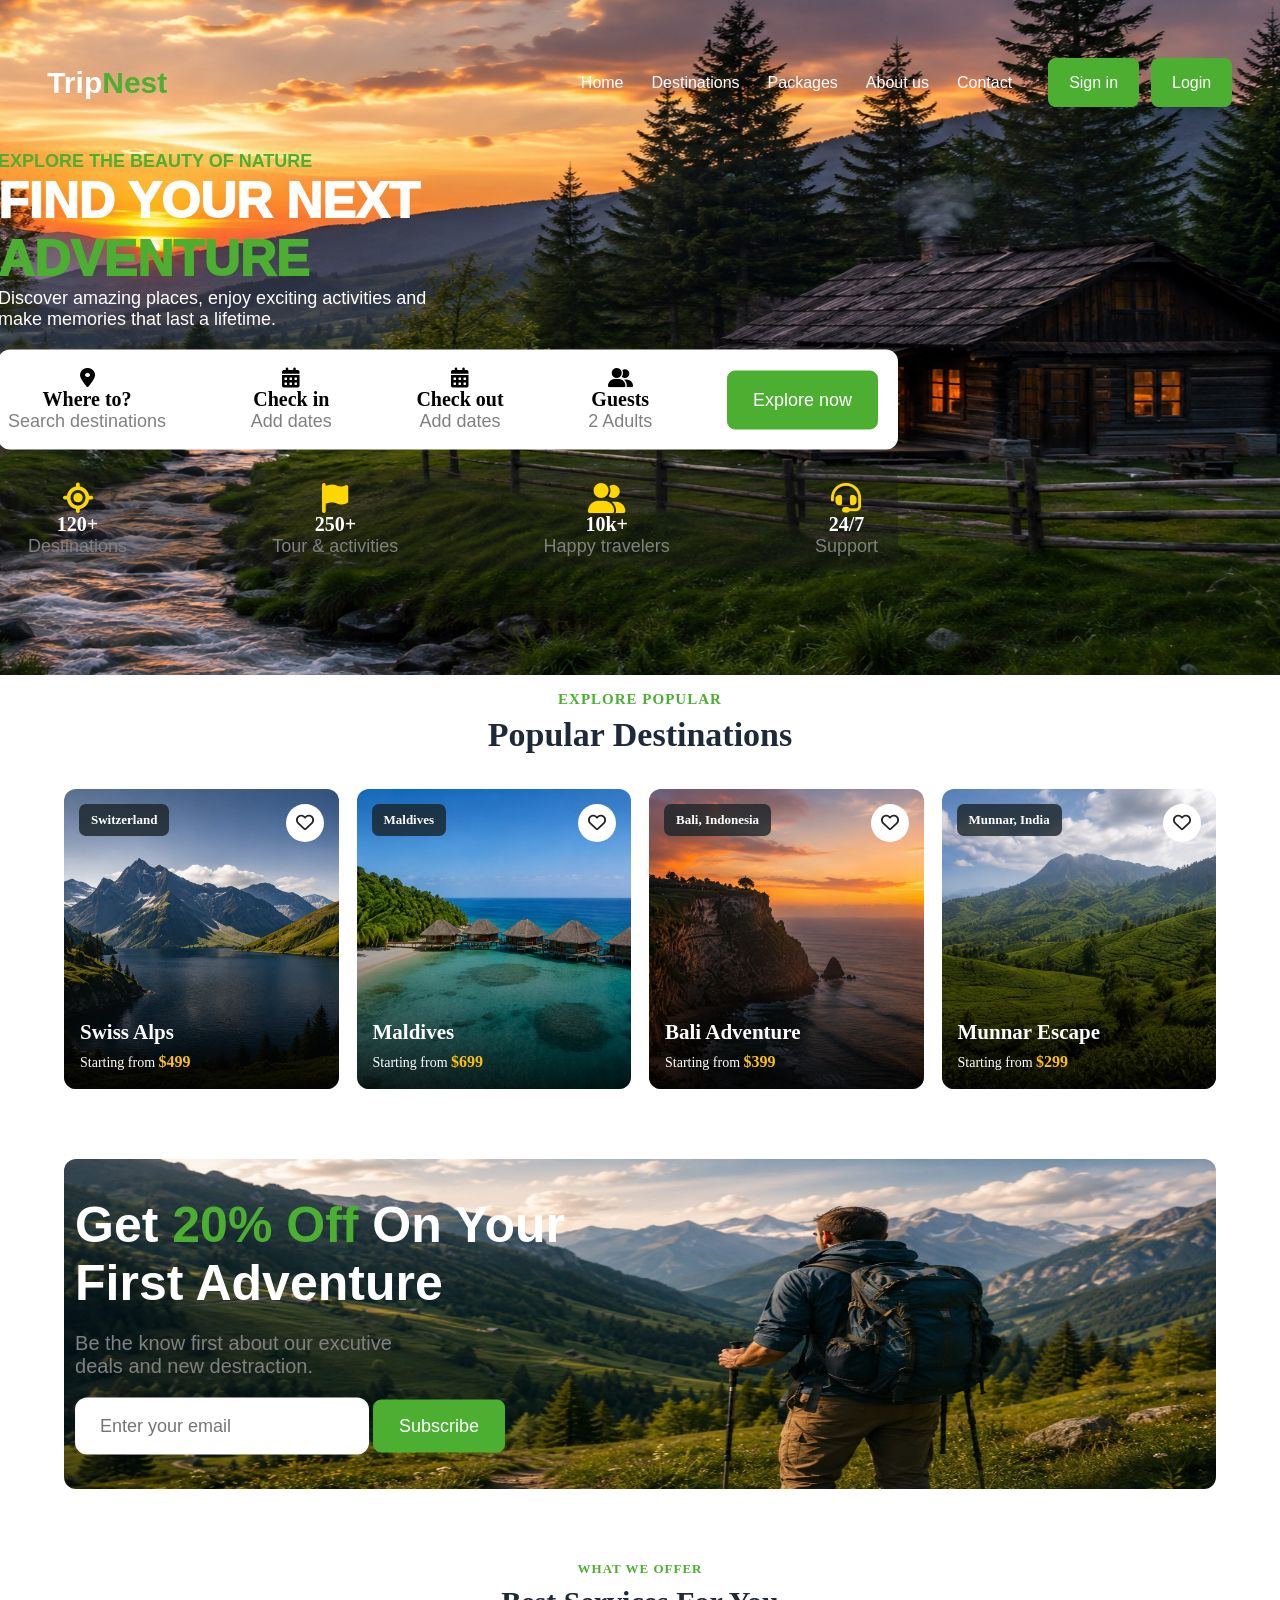
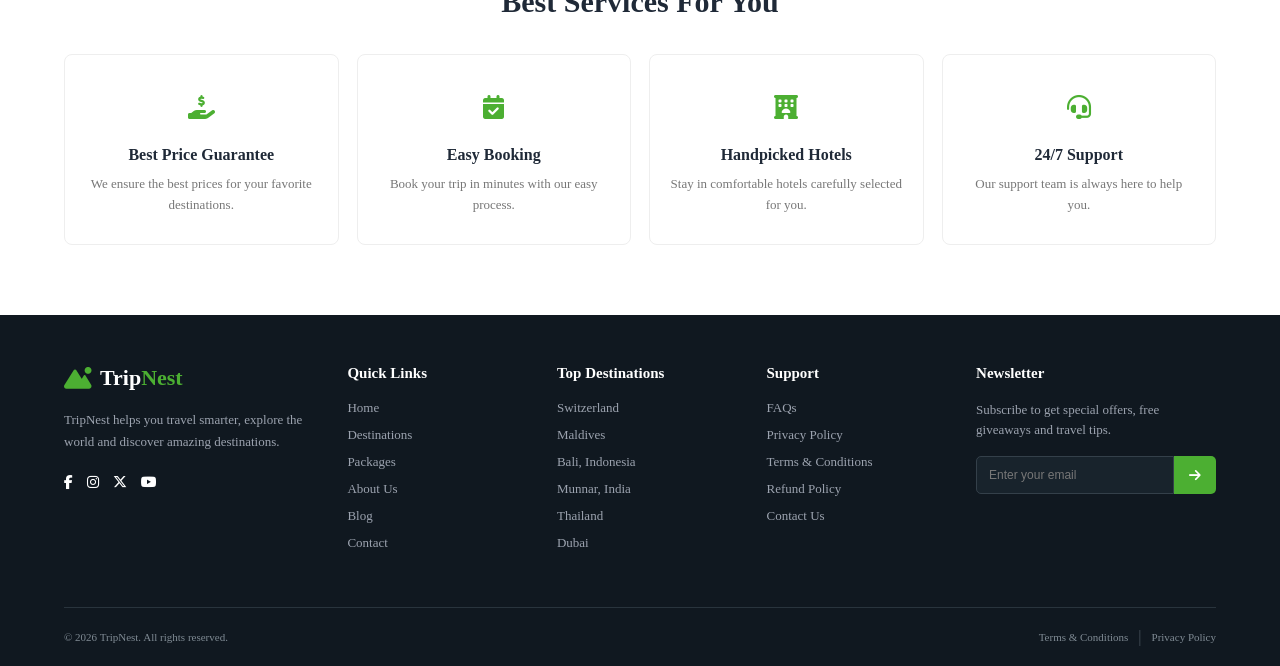
<file: index.html>
<!DOCTYPE html>
<html lang="en">

<head>
    <meta charset="UTF-8">
    <meta name="viewport" content="width=device-width, initial-scale=1.0">
    <title>TRIP NEST</title>
    <link rel="stylesheet" href="./style.css">
    <link rel="stylesheet" href="https://cdnjs.cloudflare.com/ajax/libs/font-awesome/6.7.2/css/all.min.css">
    <link rel="stylesheet" href="https://cdnjs.cloudflare.com/ajax/libs/font-awesome/6.7.2/css/all.min.css">
    <script defer src="./script.js"></script>
</head>

<body>
    <div class="home">
        <div class="image">
            <img src="home.png">
        </div>
        <div class="text">
            <nav>
                <div class="logo">
                    <div>
                        <h2><span>Trip</span>Nest</h2>
                    </div>
                </div> 
                    <label for="troggler"><i class="fa-solid fa-bars"></i></label>
                    <input type="checkbox" id="troggler">
                  
                <ul class="menu">
                    <li><a href="./index.html">Home</a></li>
                    <li><a href="./destination.html">Destinations</a></li>
                    <li><a href="./package.html">Packages</a></li>
                    <li><a href="./about.html">About us</a></li>
                    <li><a href="./contact.html">Contact</a></li>
                <div class="shop">
                    <a href="./signup.html" class="btn-1">Sign in</a>
                    <a href="./login.html" class="btn-1">Login</a>
                </div>
            </ul>
            </nav>

            <div class="test">
                <h2>EXPLORE THE BEAUTY OF NATURE</h2>
                <h1>FIND YOUR NEXT<br><span>ADVENTURE</span></h1>
                <p>Discover amazing places, enjoy exciting activities and<br>make memories that last a lifetime.</p>
                <div class="now">
                    <div class="explore">
                        <i class="fa-solid fa-location-dot"></i>
                        <h3>Where to?</h3>
                        <p>Search destinations</p>
                    </div>
                    <div class="explore">
                        <i class="fa-solid fa-calendar-days"></i>
                        <h3>Check in</h3>
                        <p>Add dates</p>
                    </div>
                    <div class="explore">
                        <i class="fa-solid fa-calendar-days"></i>
                        <h3>Check out</h3>
                        <p>Add dates</p>
                    </div>
                    <div class="explore">
                        <i class="fa-solid fa-user-group"></i>
                        <h3>Guests</h3>
                        <p>2 Adults</p>
                    </div>
                    <a class="btn-2" href="./destination.html">Explore now</a>
                </div>
                <div class="utf">
                    <div class="outline">
                        <i class="fa-solid fa-location"></i>
                        <h3>120+</h3>
                        <p>Destinations</p>
                    </div>
                    <div class="outline">
                        <i class="fa-solid fa-flag"></i>
                        <h3>250+</h3>
                        <p>Tour & activities</p>
                    </div>
                    <div class="outline">
                        <i class="fa-solid fa-user-group"></i>
                        <h3>10k+</h3>
                        <p>Happy travelers</p>
                    </div>
                    <div class="outline">
                        <i class="fa-solid fa-headset"></i>
                        <h3>24/7</h3>
                        <p>Support</p>
                    </div>
                </div>
            </div>
        </div>

        <section class="popular-section">

            <div class="section-heading">
                <span>EXPLORE POPULAR</span>
                <h2>Popular Destinations</h2>
            </div>

            <div class="destination-grid">

                <div class="destination-card">

                    <img src="./switzerland.jpeg" alt="Switzerland">

                    <div class="location">Switzerland</div>

                    <button class="heart-btn">
                        <i class="fa-regular fa-heart"></i>
                    </button>

                    <div class="card-overlay">
                        <h3>Swiss Alps</h3>
                        <p>Starting from <strong>$499</strong></p>
                    </div>

                </div>


                <div class="destination-card">

                    <img src="./maldives.jpeg" alt="Maldives">

                    <div class="location">Maldives</div>

                    <button class="heart-btn">
                        <i class="fa-regular fa-heart"></i>
                    </button>

                    <div class="card-overlay">
                        <h3>Maldives</h3>
                        <p>Starting from <strong>$699</strong></p>
                    </div>

                </div>

                <div class="destination-card">

                    <img src="./bali.jpeg" alt="Bali">

                    <div class="location">Bali, Indonesia</div>

                    <button class="heart-btn">
                        <i class="fa-regular fa-heart"></i>
                    </button>

                    <div class="card-overlay">
                        <h3>Bali Adventure</h3>
                        <p>Starting from <strong>$399</strong></p>
                    </div>

                </div>


                <div class="destination-card">

                    <img src="./munnar.jpeg" alt="Munnar">

                    <div class="location">Munnar, India</div>

                    <button class="heart-btn">
                        <i class="fa-regular fa-heart"></i>
                    </button>

                    <div class="card-overlay">
                        <h3>Munnar Escape</h3>
                        <p>Starting from <strong>$299</strong></p>
                    </div>

                </div>

            </div>

        </section>

        <div class="off">
            <div class="first">
                <img src="./mountain.jpeg">
            </div>
            <div class="your">
                <h2>Get <span>20% Off</span> On Your<br>First Adventure</h2>
                <p>Be the know first about our excutive<br>deals and new destraction.</p>
                <form>
                    <input type="email" placeholder="Enter your email">
                    <button class="btn-3">Subscribe</button>
                </form>
            </div>

            <section class="services-section">

                <div class="services-heading">
                    <span>WHAT WE OFFER</span>
                    <h2>Best Services For You</h2>
                </div>

                <div class="services-container">

                    <div class="service-card">
                        <div class="service-icon">
                            <i class="fa-solid fa-hand-holding-dollar"></i>
                        </div>

                        <h3>Best Price Guarantee</h3>

                        <p>
                            We ensure the best prices for your favorite destinations.
                        </p>
                    </div>


                    <div class="service-card">
                        <div class="service-icon">
                            <i class="fa-solid fa-calendar-check"></i>
                        </div>

                        <h3>Easy Booking</h3>

                        <p>
                            Book your trip in minutes with our easy process.
                        </p>
                    </div>


                    <div class="service-card">
                        <div class="service-icon">
                            <i class="fa-solid fa-hotel"></i>
                        </div>

                        <h3>Handpicked Hotels</h3>

                        <p>
                            Stay in comfortable hotels carefully selected for you.
                        </p>
                    </div>

                    <div class="service-card">
                        <div class="service-icon">
                            <i class="fa-solid fa-headset"></i>
                        </div>

                        <h3>24/7 Support</h3>

                        <p>
                            Our support team is always here to help you.
                        </p>
                    </div>

                </div>

            </section>


            <footer class="footer">

                <div class="footer-container">

                    <div class="footer-column footer-about">

                        <div class="footer-logo">
                            <i class="fa-solid fa-mountain-sun"></i>
                            <span>Trip<span>Nest</span></span>
                        </div>

                        <p>
                            TripNest helps you travel smarter, explore the world
                            and discover amazing destinations.
                        </p>

                        <!-- Social Icons -->
                        <div class="social-icons">
                            <a href="#"><i class="fa-brands fa-facebook-f"></i></a>
                            <a href="#"><i class="fa-brands fa-instagram"></i></a>
                            <a href="#"><i class="fa-brands fa-x-twitter"></i></a>
                            <a href="#"><i class="fa-brands fa-youtube"></i></a>
                        </div>

                    </div>

                    <div class="footer-column">

                        <h3>Quick Links</h3>

                        <a href="#">Home</a>
                        <a href="#">Destinations</a>
                        <a href="#">Packages</a>
                        <a href="#">About Us</a>
                        <a href="#">Blog</a>
                        <a href="#">Contact</a>

                    </div>

                    <div class="footer-column">

                        <h3>Top Destinations</h3>

                        <a href="#">Switzerland</a>
                        <a href="#">Maldives</a>
                        <a href="#">Bali, Indonesia</a>
                        <a href="#">Munnar, India</a>
                        <a href="#">Thailand</a>
                        <a href="#">Dubai</a>

                    </div>

                    <div class="footer-column">

                        <h3>Support</h3>

                        <a href="#">FAQs</a>
                        <a href="#">Privacy Policy</a>
                        <a href="#">Terms & Conditions</a>
                        <a href="#">Refund Policy</a>
                        <a href="#">Contact Us</a>

                    </div>

                    <div class="footer-column newsletter">

                        <h3>Newsletter</h3>

                        <p>
                            Subscribe to get special offers,
                            free giveaways and travel tips.
                        </p>

                        <div class="newsletter-box">

                            <input type="email" id="email" placeholder="Enter your email">

                            <button id="subscribeBtn">
                                <i class="fa-solid fa-arrow-right"></i>
                            </button>

                        </div>

                    </div>

                </div>


                <div class="footer-bottom">

                    <p>
                        © 2026 TripNest. All rights reserved.
                    </p>

                    <div>
                        <a href="#">Terms & Conditions</a>
                        <span>|</span>
                        <a href="#">Privacy Policy</a>
                    </div>

                </div>

            </footer>
</body>

</html>
</file>
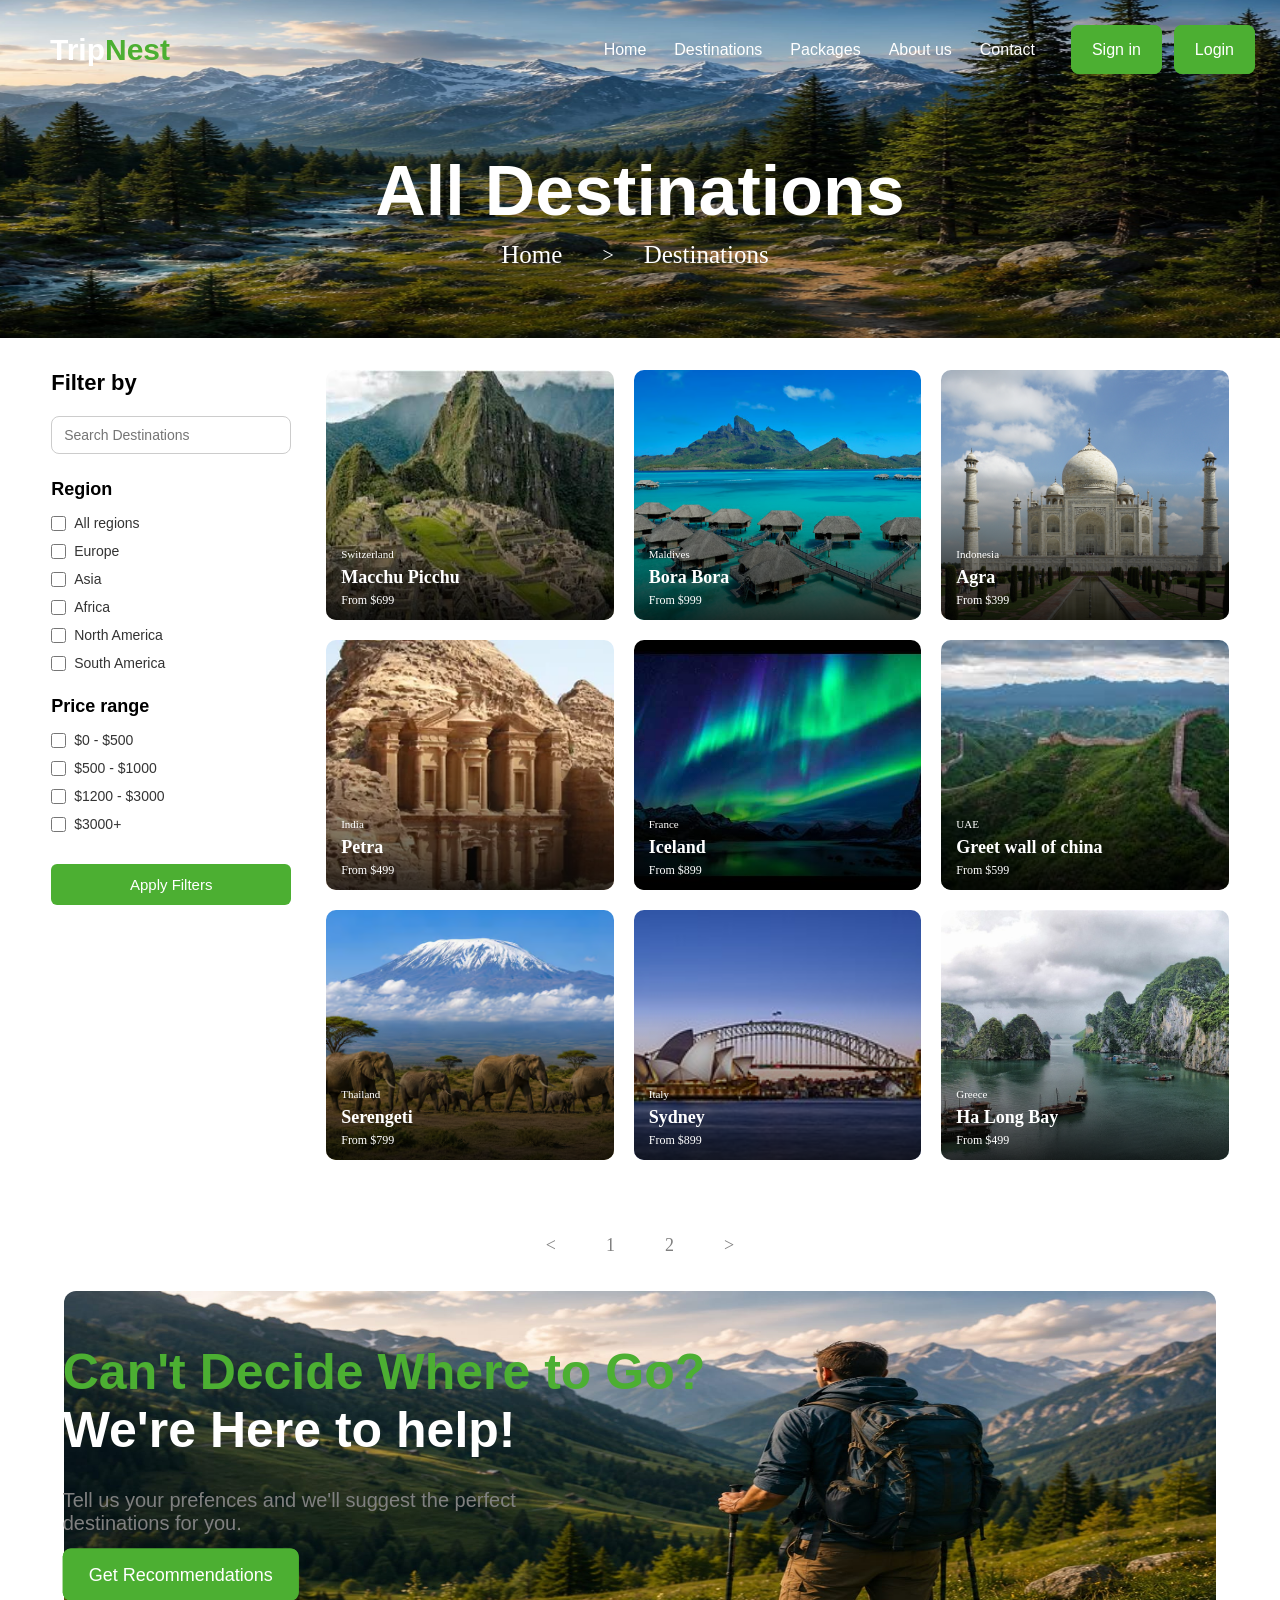
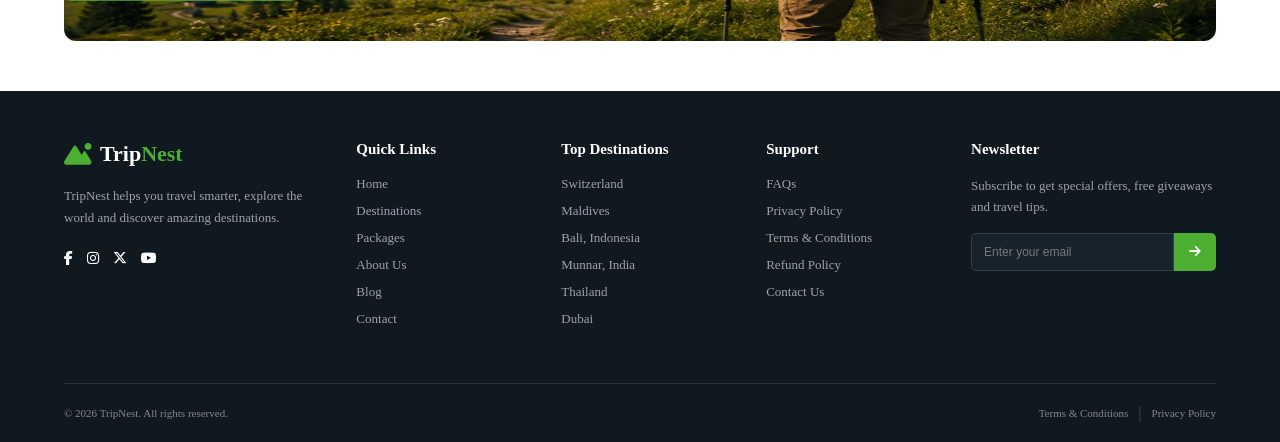
<file: 2.html>
<!DOCTYPE html>
<html lang="en">

<head>
    <meta charset="UTF-8">
    <meta name="viewport" content="width=device-width, initial-scale=1.0">
    <title>TRIP NEST</title>
    <link rel="stylesheet" href="./destinnation.css">
    <link rel="stylesheet" href="https://cdnjs.cloudflare.com/ajax/libs/font-awesome/6.7.2/css/all.min.css">
    <link rel="stylesheet" href="https://cdnjs.cloudflare.com/ajax/libs/font-awesome/6.7.2/css/all.min.css">
    <script defer src="./script.js"></script>
</head>

<body>
         <div class="home">
        <div class="image">
            <img src="./image.png">
        </div>
        <div class="text">
            <nav>
                <div class="logo">
                    <div>
                        <h2><span>Trip</span>Nest</h2>
                    </div>
                </div> 
                    <label for="troggler"><i class="fa-solid fa-bars"></i></label>
                    <input type="checkbox" id="troggler">
                  
                <ul class="menu">
                    <li><a href="./index.html">Home</a></li>
                    <li><a href="./destination.html">Destinations</a></li>
                    <li><a href="./package.html">Packages</a></li>
                    <li><a href="./about.html">About us</a></li>
                    <li><a href="./contact.html">Contact</a></li>
                <div class="shop">
                    <a href="./signup.html" class="btn-1">Sign in</a>
                    <a href="./login.html" class="btn-1">Login</a>
                </div>
            </ul>
            </nav>

            <div class="test">
                <h1>All <span>Destinations</span></h1>
                <div class="us">
                    <a href="./index.html">Home</a>
                    <span>></span>
                    <a href="./destination.html">Destinations</a>
                </div>
            </div>
        </div>



        <div class="destination-section">

            <div class="txt-1">
                <div class="txt-2">
                    <h2>Filter by</h2>

                    <input class="search-input" type="search" placeholder="Search Destinations">

                    <h3>Region</h3>

                    <label>
                        <input class="check" type="checkbox">
                        All regions
                    </label>

                    <label>
                        <input class="check" type="checkbox">
                        Europe
                    </label>

                    <label>
                        <input class="check" type="checkbox">
                        Asia
                    </label>

                    <label>
                        <input class="check" type="checkbox">
                        Africa
                    </label>

                    <label>
                        <input class="check" type="checkbox">
                        North America
                    </label>

                    <label>
                        <input class="check" type="checkbox">
                        South America
                    </label>

                    <h4>Price range</h4>

                    <label>
                        <input class="check" type="checkbox">
                        $0 - $500
                    </label>

                    <label>
                        <input class="check" type="checkbox">
                        $500 - $1000
                    </label>

                    <label>
                        <input class="check" type="checkbox">
                        $1200 - $3000
                    </label>

                    <label>
                        <input class="check" type="checkbox">
                        $3000+
                    </label>

                    <button class="btn-2">Apply Filters</button>
                </div>
            </div>

            <div class="destinations-grid">

                <div class="destination-card">
                    <img src="./maacchu.jpg" alt="Swiss Alps">
                    <div class="card-content">
                        <span>Switzerland</span>
                        <h3>Macchu Picchu</h3>
                        <p>From $699</p>
                    </div>
                </div>

                <div class="destination-card">
                    <img src="./bora.jpg" alt="Maldives">
                    <div class="card-content">
                        <span>Maldives</span>
                        <h3>Bora Bora</h3>
                        <p>From $999</p>
                    </div>
                </div>

                <div class="destination-card">
                    <img src="./agra.jpeg" alt="Bali">
                    <div class="card-content">
                        <span>Indonesia</span>
                        <h3>Agra</h3>
                        <p>From $399</p>
                    </div>
                </div>

                <div class="destination-card">
                    <img src="./petra.jpg" alt="Munnar">
                    <div class="card-content">
                        <span>India</span>
                        <h3>Petra</h3>
                        <p>From $499</p>
                    </div>
                </div>

                <div class="destination-card">
                    <img src="./iceland.jpg" alt="Paris">
                    <div class="card-content">
                        <span>France</span>
                        <h3>Iceland</h3>
                        <p>From $899</p>
                    </div>
                </div>

                <div class="destination-card">
                    <img src="./great china.jpg" alt="Dubai">
                    <div class="card-content">
                        <span>UAE</span>
                        <h3>Greet wall of china</h3>
                        <p>From $599</p>
                    </div>
                </div>

                <div class="destination-card">
                    <img src="./sengreti.jpg" alt="Phuket">
                    <div class="card-content">
                        <span>Thailand</span>
                        <h3>Serengeti</h3>
                        <p>From $799</p>
                    </div>
                </div>

                <div class="destination-card">
                    <img src="./sydney.jpg" alt="Rome">
                    <div class="card-content">
                        <span>Italy</span>
                        <h3>Sydney</h3>
                        <p>From $899</p>
                    </div>
                </div>

                <div class="destination-card">
                    <img src="./vietname.jpg" alt="Santorini">
                    <div class="card-content">
                        <span>Greece</span>
                        <h3>Ha Long Bay</h3>
                        <p>From $499</p>
                    </div>
                </div>

            </div>

        </div>

        <div class="work-geo">
            <a class="btn-6" href="./destination.html"><</a>
                    <a class="btn-7" href="./destination.html">1</a>
                    <a class="btn-8" href="./2.html">2</a>
                    <a class="btn-9" href="./2.html">></a>
        </div>
        <div class="off">
            <div class="first">
                <img src="./mountain.jpeg">
            </div>
            <div class="your">
                <h2><span>Can't Decide Where to Go?</span><br>We're Here to help!</h2>
                <p>Tell us your prefences and we'll suggest the perfect<br>destinations for you.</p>
                <a href="./contact.html" class="btn-10">Get Recommendations</a>
            </div>

            <footer class="footer">

                <div class="footer-container">

                    <div class="footer-column footer-about">

                        <div class="footer-logo">
                            <i class="fa-solid fa-mountain-sun"></i>
                            <span>Trip<span>Nest</span></span>
                        </div>

                        <p>
                            TripNest helps you travel smarter, explore the world
                            and discover amazing destinations.
                        </p>

                        <!-- Social Icons -->
                        <div class="social-icons">
                            <a href="#"><i class="fa-brands fa-facebook-f"></i></a>
                            <a href="#"><i class="fa-brands fa-instagram"></i></a>
                            <a href="#"><i class="fa-brands fa-x-twitter"></i></a>
                            <a href="#"><i class="fa-brands fa-youtube"></i></a>
                        </div>

                    </div>

                    <div class="footer-column">

                        <h3>Quick Links</h3>

                        <a href="#">Home</a>
                        <a href="#">Destinations</a>
                        <a href="#">Packages</a>
                        <a href="#">About Us</a>
                        <a href="#">Blog</a>
                        <a href="#">Contact</a>

                    </div>

                    <div class="footer-column">

                        <h3>Top Destinations</h3>

                        <a href="#">Switzerland</a>
                        <a href="#">Maldives</a>
                        <a href="#">Bali, Indonesia</a>
                        <a href="#">Munnar, India</a>
                        <a href="#">Thailand</a>
                        <a href="#">Dubai</a>

                    </div>

                    <div class="footer-column">

                        <h3>Support</h3>

                        <a href="#">FAQs</a>
                        <a href="#">Privacy Policy</a>
                        <a href="#">Terms & Conditions</a>
                        <a href="#">Refund Policy</a>
                        <a href="#">Contact Us</a>

                    </div>

                    <div class="footer-column newsletter">

                        <h3>Newsletter</h3>

                        <p>
                            Subscribe to get special offers,
                            free giveaways and travel tips.
                        </p>

                        <div class="newsletter-box">

                            <input type="email" id="email" placeholder="Enter your email">

                            <button id="subscribeBtn">
                                <i class="fa-solid fa-arrow-right"></i>
                            </button>

                        </div>

                    </div>

                </div>


                <div class="footer-bottom">

                    <p>
                        © 2026 TripNest. All rights reserved.
                    </p>

                    <div>
                        <a href="#">Terms & Conditions</a>
                        <span>|</span>
                        <a href="#">Privacy Policy</a>
                    </div>

                </div>

            </footer>
</body>

</html>
</file>
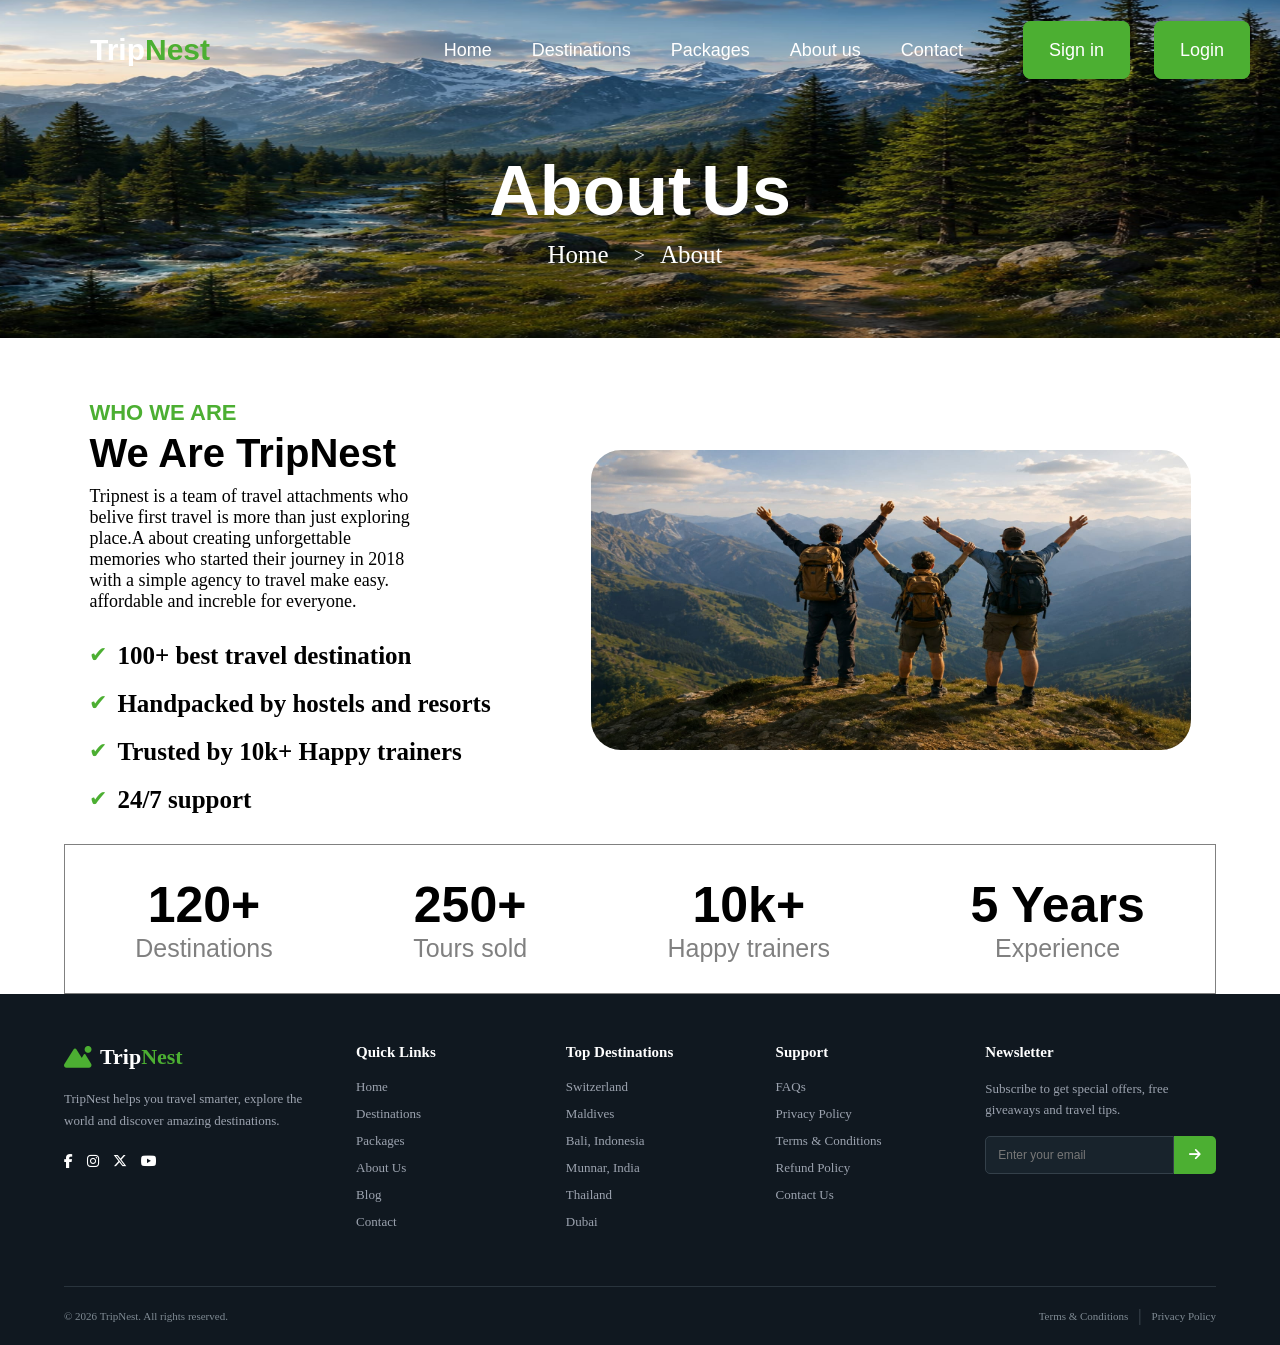
<file: about.html>
<!DOCTYPE html>
<html lang="en">

<head>
    <meta charset="UTF-8">
    <meta name="viewport" content="width=device-width, initial-scale=1.0">
    <title>TRIP NEST</title>
    <link rel="stylesheet" href="./about.css">
    <link rel="stylesheet" href="https://cdnjs.cloudflare.com/ajax/libs/font-awesome/6.7.2/css/all.min.css">
    <link rel="stylesheet" href="https://cdnjs.cloudflare.com/ajax/libs/font-awesome/6.7.2/css/all.min.css">
    <script defer src="./script.js"></script>
</head>

<body>
         <div class="home">
        <div class="image">
            <img src="./image.png">
        </div>
        <div class="text">
            <nav>
                <div class="logo">
                    <div>
                        <h2><span>Trip</span>Nest</h2>
                    </div>
                </div> 
                    <label for="troggler"><i class="fa-solid fa-bars"></i></label>
                    <input type="checkbox" id="troggler">
                  
                <ul class="menu">
                    <li><a href="./index.html">Home</a></li>
                    <li><a href="./destination.html">Destinations</a></li>
                    <li><a href="./package.html">Packages</a></li>
                    <li><a href="./about.html">About us</a></li>
                    <li><a href="./contact.html">Contact</a></li>
                <div class="shop">
                    <a href="./signup.html" class="btn-1">Sign in</a>
                    <a href="./login.html" class="btn-1">Login</a>
                </div>
            </ul>
            </nav>

            <div class="test">
                <h1>About <span>Us</span></h1>
                <div class="us">
                    <a href="./index.html">Home</a>
                    <span>></span>
                    <a href="./about.html">About</a>
                </div>
            </div>
            <div class="container">
                <div class="box">
                    <h2>WHO WE ARE</h2>
                    <h1>We Are TripNest</h1>
                    <p>Tripnest is a team of travel attachments who<br>belive first travel is more than just
                        exploring<br>place.A about creating unforgettable<br>memories who started their journey in
                        2018<br>with a simple agency to travel make easy.<br>affordable and increble for everyone.</p>
                    <div class="trick">
                        <div class="ticksss">
                            <span>✔</span>
                            <h3>100+ best travel destination</h3>
                        </div>
                        <div class="ticksss">
                            <span>✔</span>
                            <h3>Handpacked by hostels and resorts</h3>
                        </div>
                        <div class="ticksss">
                            <span>✔</span>
                            <h3>Trusted by 10k+ Happy trainers</h3>
                        </div>
                        <div class="ticksss">
                            <span>✔</span>
                            <h3>24/7 support</h3>
                        </div>
                    </div>
                </div>
                <div class="work">
                    <img src="./3.jpg" alt="mountain">
                </div>
            </div>
            <div class="txt-1">
                <div class="txt-2">
                    <h1>120+</h1>
                    <p>Destinations</p>
                </div>
                   <div class="txt-2">
                    <h1>250+</h1>
                    <p>Tours sold</p>
                </div>
                   <div class="txt-2">
                    <h1>10k+</h1>
                    <p>Happy trainers</p>
                </div>
                   <div class="txt-2">
                    <h1>5 Years</h1>
                    <p>Experience</p>
                </div>
            </div>

             <footer class="footer">

                <div class="footer-container">

                    <div class="footer-column footer-about">

                        <div class="footer-logo">
                            <i class="fa-solid fa-mountain-sun"></i>
                            <span>Trip<span>Nest</span></span>
                        </div>

                        <p>
                            TripNest helps you travel smarter, explore the world
                            and discover amazing destinations.
                        </p>

                        <!-- Social Icons -->
                        <div class="social-icons">
                            <a href="#"><i class="fa-brands fa-facebook-f"></i></a>
                            <a href="#"><i class="fa-brands fa-instagram"></i></a>
                            <a href="#"><i class="fa-brands fa-x-twitter"></i></a>
                            <a href="#"><i class="fa-brands fa-youtube"></i></a>
                        </div>

                    </div>

                    <div class="footer-column">

                        <h3>Quick Links</h3>

                        <a href="#">Home</a>
                        <a href="#">Destinations</a>
                        <a href="#">Packages</a>
                        <a href="#">About Us</a>
                        <a href="#">Blog</a>
                        <a href="#">Contact</a>

                    </div>

                    <div class="footer-column">

                        <h3>Top Destinations</h3>

                        <a href="#">Switzerland</a>
                        <a href="#">Maldives</a>
                        <a href="#">Bali, Indonesia</a>
                        <a href="#">Munnar, India</a>
                        <a href="#">Thailand</a>
                        <a href="#">Dubai</a>

                    </div>

                    <div class="footer-column">

                        <h3>Support</h3>

                        <a href="#">FAQs</a>
                        <a href="#">Privacy Policy</a>
                        <a href="#">Terms & Conditions</a>
                        <a href="#">Refund Policy</a>
                        <a href="#">Contact Us</a>

                    </div>

                    <div class="footer-column newsletter">

                        <h3>Newsletter</h3>

                        <p>
                            Subscribe to get special offers,
                            free giveaways and travel tips.
                        </p>

                        <div class="newsletter-box">

                            <input type="email" id="email" placeholder="Enter your email">

                            <button id="subscribeBtn">
                                <i class="fa-solid fa-arrow-right"></i>
                            </button>

                        </div>

                    </div>

                </div>


                <div class="footer-bottom">

                    <p>
                        © 2026 TripNest. All rights reserved.
                    </p>

                    <div>
                        <a href="#">Terms & Conditions</a>
                        <span>|</span>
                        <a href="#">Privacy Policy</a>
                    </div>

                </div>

            </footer>
</body>

</html>
</file>
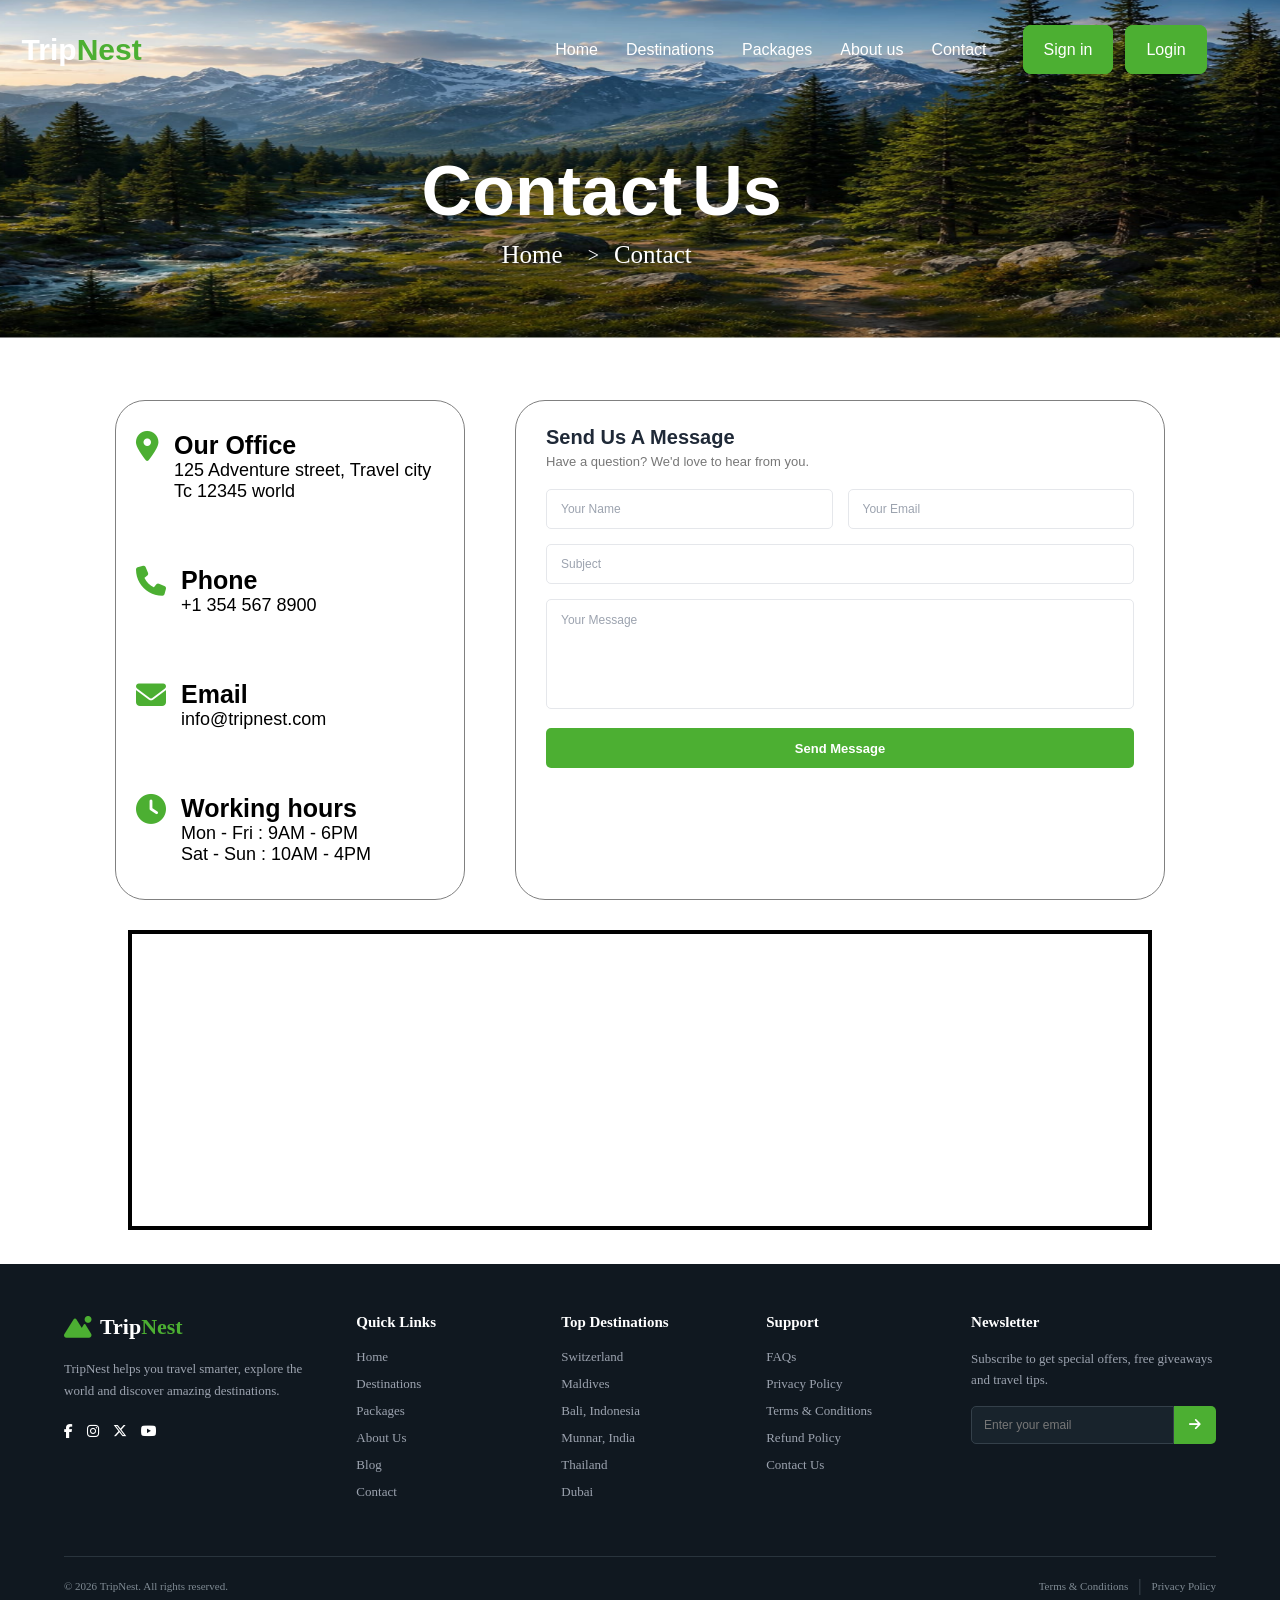
<file: contact.html>
<!DOCTYPE html>
<html lang="en">

<head>
    <meta charset="UTF-8">
    <meta name="viewport" content="width=device-width, initial-scale=1.0">
    <title>TRIP NEST</title>
    <link rel="stylesheet" href="./contact.css">
    <link rel="stylesheet" href="https://cdnjs.cloudflare.com/ajax/libs/font-awesome/6.7.2/css/all.min.css">
    <link rel="stylesheet" href="https://cdnjs.cloudflare.com/ajax/libs/font-awesome/6.7.2/css/all.min.css">
    <script defer src="./script.js"></script>
</head>

<body>
         <div class="home">
        <div class="image">
            <img src="./image.png">
        </div>
        <div class="text">
            <nav>
                <div class="logo">
                    <div>
                        <h2><span>Trip</span>Nest</h2>
                    </div>
                </div> 
                    <label for="troggler"><i class="fa-solid fa-bars"></i></label>
                    <input type="checkbox" id="troggler">
                  
                <ul class="menu">
                    <li><a href="./index.html">Home</a></li>
                    <li><a href="./destination.html">Destinations</a></li>
                    <li><a href="./package.html">Packages</a></li>
                    <li><a href="./about.html">About us</a></li>
                    <li><a href="./contact.html">Contact</a></li>
                <div class="shop">
                    <a href="./signup.html" class="btn-1">Sign in</a>
                    <a href="./login.html" class="btn-1">Login</a>
                </div>
            </ul>
            </nav>

            <div class="test">
                <h1>Contact <span>Us</span></h1>
                <div class="us">
                    <a href="./index.html">Home</a>
                    <span>></span>
                    <a href="./contact.html">Contact</a>
                </div>
            </div>
        </div>

        <div class="txt-1">
            <div class="txt-2">
                <div class="txt-3">
                    <i class="fa-solid fa-location-dot"></i>
                    <div>
                        <h6>Our Office</h6>
                        <p>125 Adventure street, Travel city<br>Tc 12345 world</p>
                    </div>
                </div>
                <div class="txt-3">
                    <i class="fa-solid fa-phone"></i>
                    <div>
                        <h6>Phone</h6>
                        <p>+1 354 567 8900</p>
                    </div>
                </div>
                <div class="txt-3">
                    <i class="fa-solid fa-envelope"></i>
                    <div>
                        <h6>Email</h6>
                        <p>info@tripnest.com</p>
                    </div>
                </div>
                <div class="txt-3">
                    <i class="fa-solid fa-clock"></i>
                    <div>
                        <h6>Working hours</h6>
                        <p>Mon - Fri : 9AM - 6PM<br>Sat - Sun : 10AM - 4PM</p>
                    </div>
                </div>
            </div>

            <section class="contact-message">

                <div class="message-heading">
                    <h3>Send Us A Message</h3>
                    <p>Have a question? We'd love to hear from you.</p>
                </div>

                <form class="message-form">

                    <div class="form-row">
                        <div class="input-box">
                            <input type="search" placeholder="Your Name">
                        </div>

                        <div class="input-box">
                            <input type="email" placeholder="Your Email">
                        </div>
                    </div>

                    <div class="input-box full">
                        <input type="text" placeholder="Subject">
                    </div>

                    <div class="input-box full">
                        <textarea placeholder="Your Message"></textarea>
                    </div>

                    <button type="submit" class="send-message">
                        Send Message
                    </button>

                </form>

            </section>
        </div>

        <div class="map">
            <iframe src="https://www.google.com/maps/embed?pb=!1m18!1m12!1m3!1d52808140.21705447!2d-161.46429918210544!3d36.11412792251988!2m3!1f0!2f0!3f0!3m2!1i1024!2i768!4f13.1!3m3!1m2!1s0x54eab584e432360b%3A0x1c3bb99243deb742!2sUnited%20States!5e0!3m2!1sen!2s!4v1787571057050!5m2!1sen!2s" width="600" height="450" style="border:0;" allowfullscreen="" loading="lazy" referrerpolicy="strict-origin-when-cross-origin"></iframe>
        </div>

        <footer class="footer">

            <div class="footer-container">

                <div class="footer-column footer-about">

                    <div class="footer-logo">
                        <i class="fa-solid fa-mountain-sun"></i>
                        <span>Trip<span>Nest</span></span>
                    </div>

                    <p>
                        TripNest helps you travel smarter, explore the world
                        and discover amazing destinations.
                    </p>

                    <!-- Social Icons -->
                    <div class="social-icons">
                        <a href="#"><i class="fa-brands fa-facebook-f"></i></a>
                        <a href="#"><i class="fa-brands fa-instagram"></i></a>
                        <a href="#"><i class="fa-brands fa-x-twitter"></i></a>
                        <a href="#"><i class="fa-brands fa-youtube"></i></a>
                    </div>

                </div>

                <div class="footer-column">

                    <h3>Quick Links</h3>

                    <a href="#">Home</a>
                    <a href="#">Destinations</a>
                    <a href="#">Packages</a>
                    <a href="#">About Us</a>
                    <a href="#">Blog</a>
                    <a href="#">Contact</a>

                </div>

                <div class="footer-column">

                    <h3>Top Destinations</h3>

                    <a href="#">Switzerland</a>
                    <a href="#">Maldives</a>
                    <a href="#">Bali, Indonesia</a>
                    <a href="#">Munnar, India</a>
                    <a href="#">Thailand</a>
                    <a href="#">Dubai</a>

                </div>

                <div class="footer-column">

                    <h3>Support</h3>

                    <a href="#">FAQs</a>
                    <a href="#">Privacy Policy</a>
                    <a href="#">Terms & Conditions</a>
                    <a href="#">Refund Policy</a>
                    <a href="#">Contact Us</a>

                </div>

                <div class="footer-column newsletter">

                    <h3>Newsletter</h3>

                    <p>
                        Subscribe to get special offers,
                        free giveaways and travel tips.
                    </p>

                    <div class="newsletter-box">

                        <input type="email" id="email" placeholder="Enter your email">

                        <button id="subscribeBtn">
                            <i class="fa-solid fa-arrow-right"></i>
                        </button>

                    </div>

                </div>

            </div>


            <div class="footer-bottom">

                <p>
                    © 2026 TripNest. All rights reserved.
                </p>

                <div>
                    <a href="#">Terms & Conditions</a>
                    <span>|</span>
                    <a href="#">Privacy Policy</a>
                </div>

            </div>

        </footer>
</body>

</html>
</file>
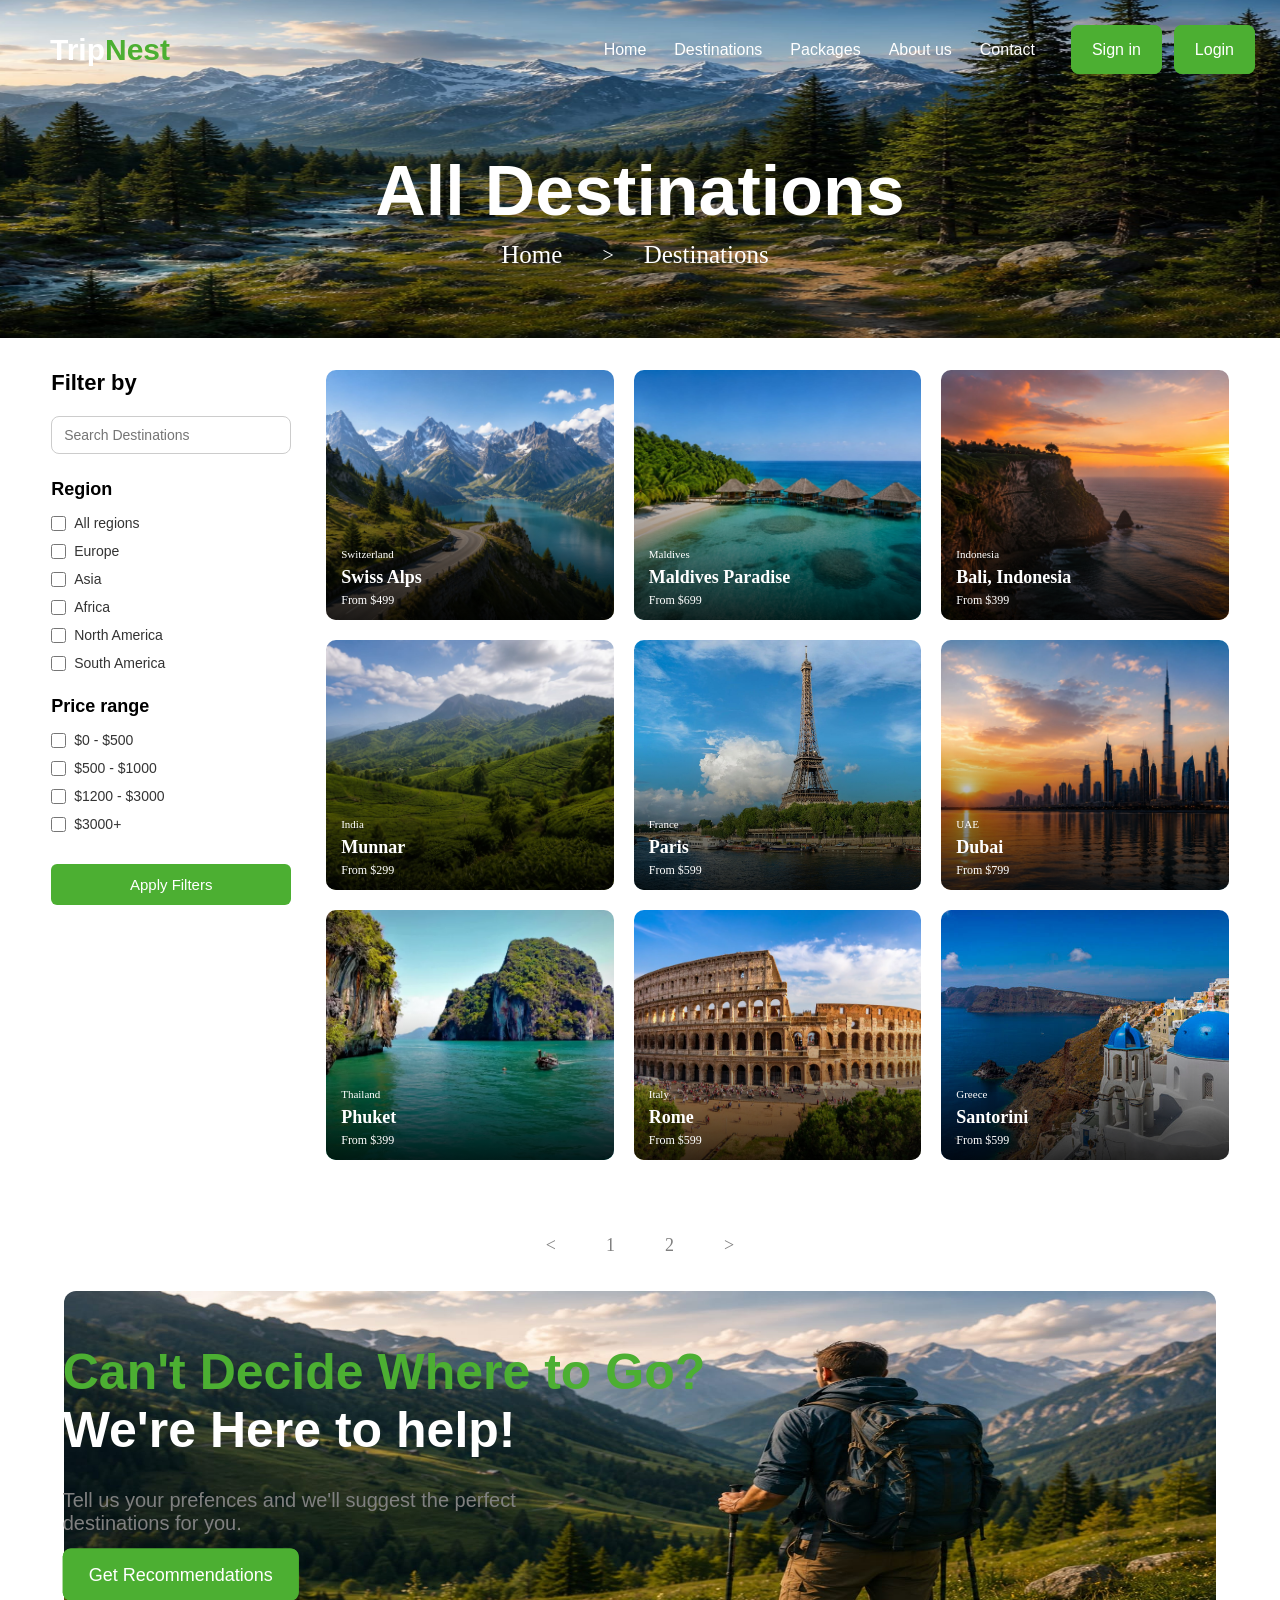
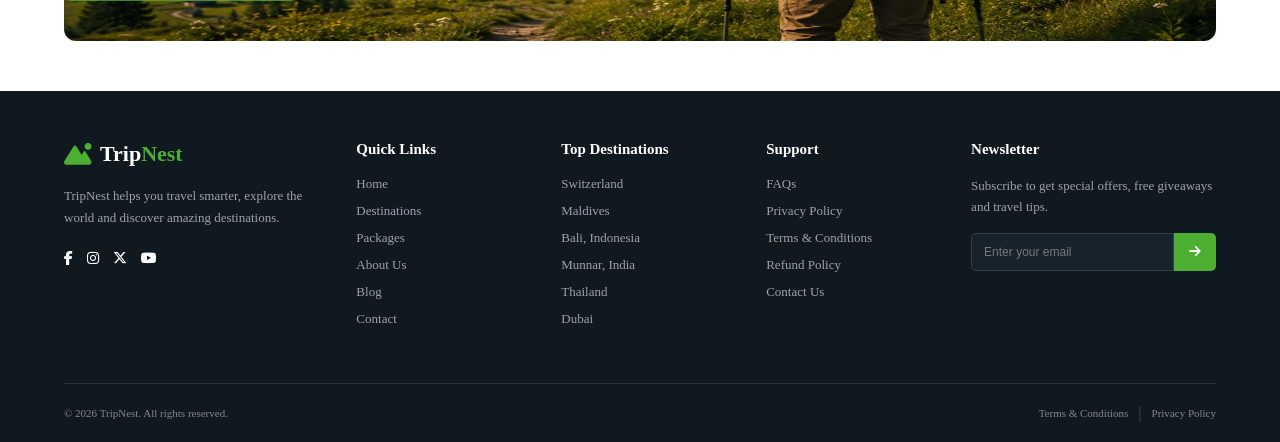
<file: destination.html>
<!DOCTYPE html>
<html lang="en">

<head>
    <meta charset="UTF-8">
    <meta name="viewport" content="width=device-width, initial-scale=1.0">
    <title>TRIP NEST</title>
    <link rel="stylesheet" href="./destinnation.css">
    <link rel="stylesheet" href="https://cdnjs.cloudflare.com/ajax/libs/font-awesome/6.7.2/css/all.min.css">
    <link rel="stylesheet" href="https://cdnjs.cloudflare.com/ajax/libs/font-awesome/6.7.2/css/all.min.css">
    <script defer src="./script.js"></script>
</head>

<body>
      <div class="home">
        <div class="image">
            <img src="./image.png">
        </div>
        <div class="text">
            <nav>
                <div class="logo">
                    <div>
                        <h2><span>Trip</span>Nest</h2>
                    </div>
                </div> 
                    <label for="troggler"><i class="fa-solid fa-bars"></i></label>
                    <input type="checkbox" id="troggler">
                  
                <ul class="menu">
                    <li><a href="./index.html">Home</a></li>
                    <li><a href="./destination.html">Destinations</a></li>
                    <li><a href="./package.html">Packages</a></li>
                    <li><a href="./about.html">About us</a></li>
                    <li><a href="./contact.html">Contact</a></li>
                <div class="shop">
                    <a href="./signup.html" class="btn-1">Sign in</a>
                    <a href="./login.html" class="btn-1">Login</a>
                </div>
            </ul>
            </nav>

            <div class="test">
                <h1>All <span>Destinations</span></h1>
                <div class="us">
                    <a href="./index.html">Home</a>
                    <span>></span>
                    <a href="./destination.html">Destinations</a>
                </div>
            </div>
        </div>



        <div class="destination-section">

            <div class="txt-1">
                <div class="txt-2">
                    <h2>Filter by</h2>

                    <input class="search-input" type="search" placeholder="Search Destinations">

                    <h3>Region</h3>

                    <label>
                        <input class="check" type="checkbox">
                        All regions
                    </label>

                    <label>
                        <input class="check" type="checkbox">
                        Europe
                    </label>

                    <label>
                        <input class="check" type="checkbox">
                        Asia
                    </label>

                    <label>
                        <input class="check" type="checkbox">
                        Africa
                    </label>

                    <label>
                        <input class="check" type="checkbox">
                        North America
                    </label>

                    <label>
                        <input class="check" type="checkbox">
                        South America
                    </label>

                    <h4>Price range</h4>

                    <label>
                        <input class="check" type="checkbox">
                        $0 - $500
                    </label>

                    <label>
                        <input class="check" type="checkbox">
                        $500 - $1000
                    </label>

                    <label>
                        <input class="check" type="checkbox">
                        $1200 - $3000
                    </label>

                    <label>
                        <input class="check" type="checkbox">
                        $3000+
                    </label>

                    <button class="btn-2">Apply Filters</button>
                </div>
            </div>

            <div class="destinations-grid">

                <div class="destination-card">
                    <img src="./adventure.jpeg" alt="Swiss Alps">
                    <div class="card-content">
                        <span>Switzerland</span>
                        <h3>Swiss Alps</h3>
                        <p>From $499</p>
                    </div>
                </div>

                <div class="destination-card">
                    <img src="./maldives.jpeg" alt="Maldives">
                    <div class="card-content">
                        <span>Maldives</span>
                        <h3>Maldives Paradise</h3>
                        <p>From $699</p>
                    </div>
                </div>

                <div class="destination-card">
                    <img src="./bali.jpeg" alt="Bali">
                    <div class="card-content">
                        <span>Indonesia</span>
                        <h3>Bali, Indonesia</h3>
                        <p>From $399</p>
                    </div>
                </div>

                <div class="destination-card">
                    <img src="./munnar.jpeg" alt="Munnar">
                    <div class="card-content">
                        <span>India</span>
                        <h3>Munnar</h3>
                        <p>From $299</p>
                    </div>
                </div>

                <div class="destination-card">
                    <img src="./paris.jpg" alt="Paris">
                    <div class="card-content">
                        <span>France</span>
                        <h3>Paris</h3>
                        <p>From $599</p>
                    </div>
                </div>

                <div class="destination-card">
                    <img src="./dubai.jpg" alt="Dubai">
                    <div class="card-content">
                        <span>UAE</span>
                        <h3>Dubai</h3>
                        <p>From $799</p>
                    </div>
                </div>

                <div class="destination-card">
                    <img src="./phuket.jpg" alt="Phuket">
                    <div class="card-content">
                        <span>Thailand</span>
                        <h3>Phuket</h3>
                        <p>From $399</p>
                    </div>
                </div>

                <div class="destination-card">
                    <img src="./roome.jpg" alt="Rome">
                    <div class="card-content">
                        <span>Italy</span>
                        <h3>Rome</h3>
                        <p>From $599</p>
                    </div>
                </div>

                <div class="destination-card">
                    <img src="./santorni.jpeg" alt="Santorini">
                    <div class="card-content">
                        <span>Greece</span>
                        <h3>Santorini</h3>
                        <p>From $599</p>
                    </div>
                </div>

            </div>

        </div>

        <div class="work-geo">
            <a class="btn-6" href="./destination.html"><</a>
                    <a class="btn-7" href="./destination.html">1</a>
                    <a class="btn-8" href="./2.html">2</a>
                    <a class="btn-9" href="./2.html">></a>
        </div>

        <div class="off">
            <div class="first">
                <img src="./mountain.jpeg">
            </div>
            <div class="your">
                <h2><span>Can't Decide Where to Go?</span><br>We're Here to help!</h2>
                <p>Tell us your prefences and we'll suggest the perfect<br>destinations for you.</p>
                <a href="./contact.html" class="btn-10">Get Recommendations</a>
            </div>

            <footer class="footer">

                <div class="footer-container">

                    <div class="footer-column footer-about">

                        <div class="footer-logo">
                            <i class="fa-solid fa-mountain-sun"></i>
                            <span>Trip<span>Nest</span></span>
                        </div>

                        <p>
                            TripNest helps you travel smarter, explore the world
                            and discover amazing destinations.
                        </p>

                        <!-- Social Icons -->
                        <div class="social-icons">
                            <a href="#"><i class="fa-brands fa-facebook-f"></i></a>
                            <a href="#"><i class="fa-brands fa-instagram"></i></a>
                            <a href="#"><i class="fa-brands fa-x-twitter"></i></a>
                            <a href="#"><i class="fa-brands fa-youtube"></i></a>
                        </div>

                    </div>

                    <div class="footer-column">

                        <h3>Quick Links</h3>

                        <a href="#">Home</a>
                        <a href="#">Destinations</a>
                        <a href="#">Packages</a>
                        <a href="#">About Us</a>
                        <a href="#">Blog</a>
                        <a href="#">Contact</a>

                    </div>

                    <div class="footer-column">

                        <h3>Top Destinations</h3>

                        <a href="#">Switzerland</a>
                        <a href="#">Maldives</a>
                        <a href="#">Bali, Indonesia</a>
                        <a href="#">Munnar, India</a>
                        <a href="#">Thailand</a>
                        <a href="#">Dubai</a>

                    </div>

                    <div class="footer-column">

                        <h3>Support</h3>

                        <a href="#">FAQs</a>
                        <a href="#">Privacy Policy</a>
                        <a href="#">Terms & Conditions</a>
                        <a href="#">Refund Policy</a>
                        <a href="#">Contact Us</a>

                    </div>

                    <div class="footer-column newsletter">

                        <h3>Newsletter</h3>

                        <p>
                            Subscribe to get special offers,
                            free giveaways and travel tips.
                        </p>

                        <div class="newsletter-box">

                            <input type="email" id="email" placeholder="Enter your email">

                            <button id="subscribeBtn">
                                <i class="fa-solid fa-arrow-right"></i>
                            </button>

                        </div>

                    </div>

                </div>


                <div class="footer-bottom">

                    <p>
                        © 2026 TripNest. All rights reserved.
                    </p>

                    <div>
                        <a href="#">Terms & Conditions</a>
                        <span>|</span>
                        <a href="#">Privacy Policy</a>
                    </div>

                </div>

            </footer>
</body>

</html>
</file>
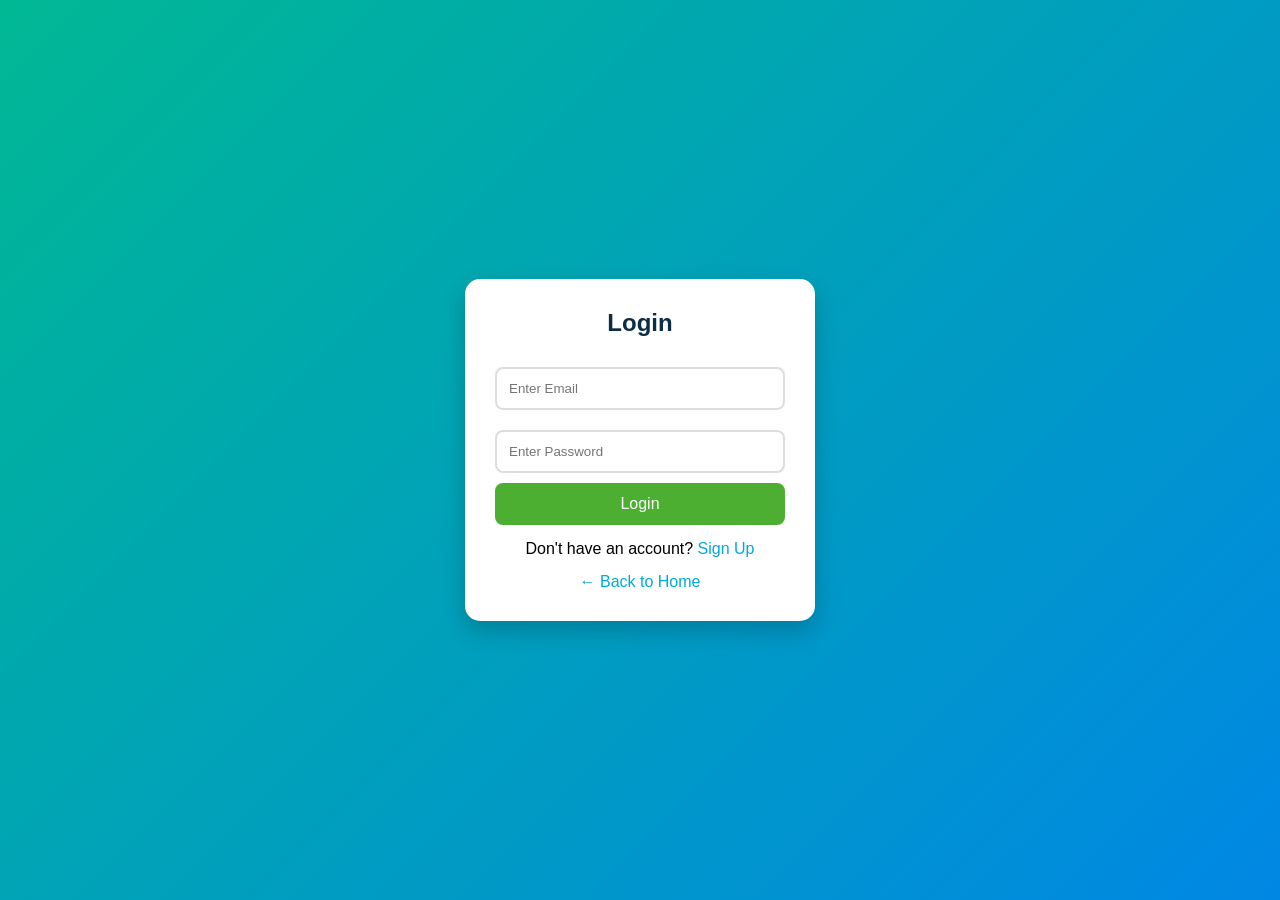
<file: login.html>
<!DOCTYPE html>
<html lang="en">
<head>
    <meta charset="UTF-8">
    <meta name="viewport" content="width=device-width, initial-scale=1.0">
    <title>Login</title>
    <link rel="stylesheet" href="login.css">
</head>
<body>



<div class="login-box">
    <h2>Login</h2>

    <form>
        <input type="email" placeholder="Enter Email" required>

        <input type="password" placeholder="Enter Password" required>

        <button type="submit">Login</button>

        <p>Don't have an account?
            <a href="./signup.html">Sign Up</a>
        </p>

        <a href="index.html" class="back">← Back to Home</a>
    </form>
</div>

<script src="script.js"></script>

</body>
</file>
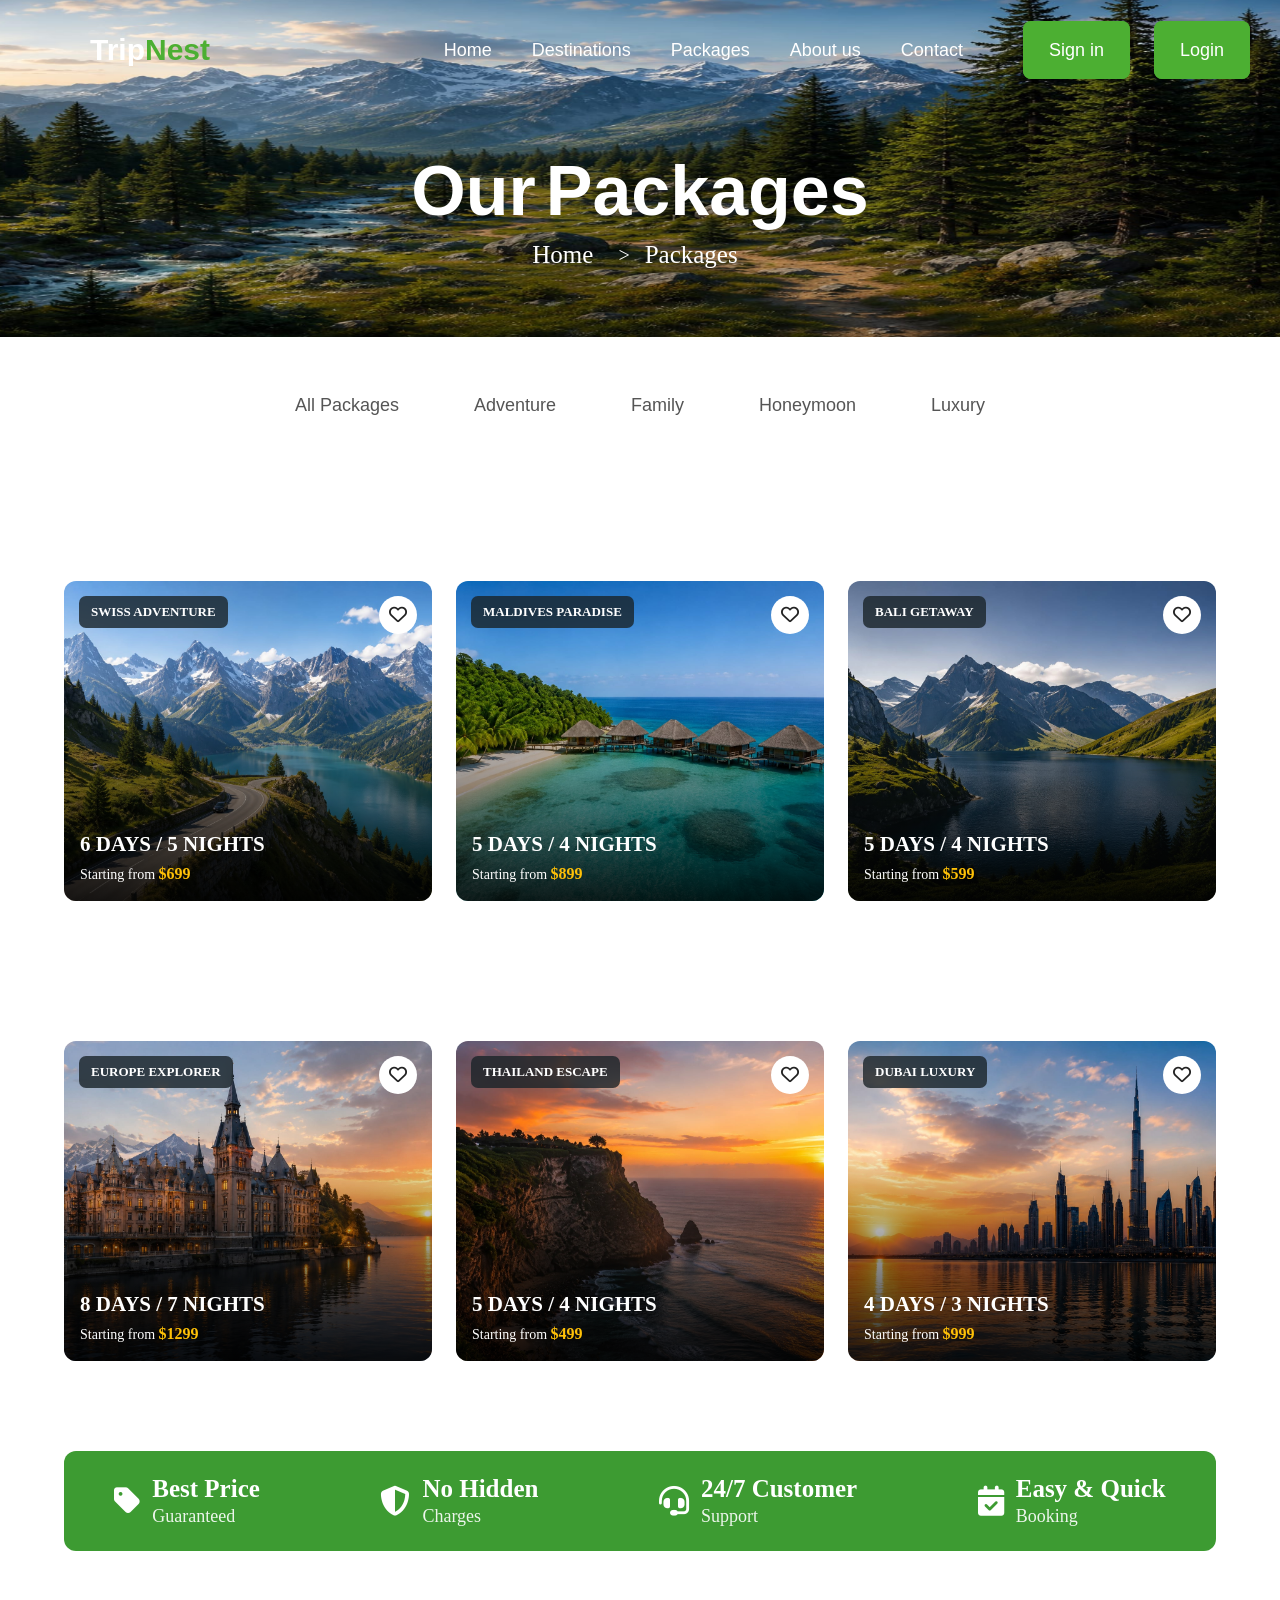
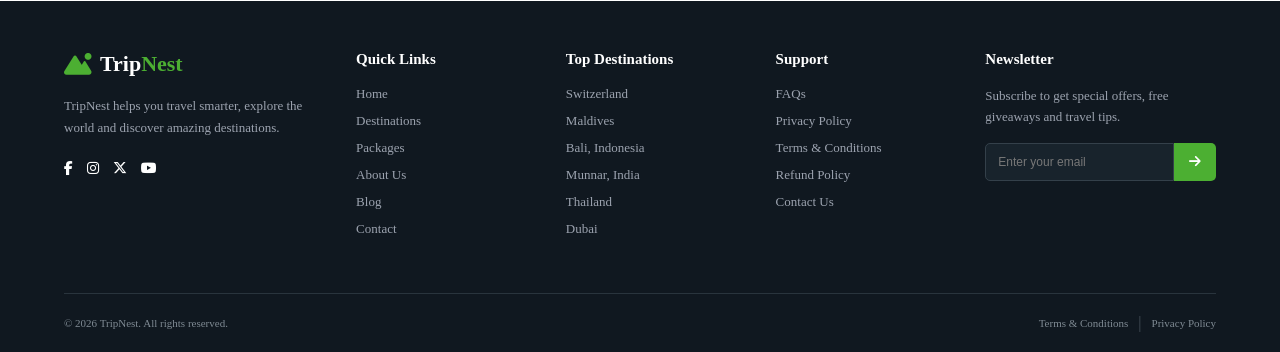
<file: package.html>
<!DOCTYPE html>
<html lang="en">

<head>
    <meta charset="UTF-8">
    <meta name="viewport" content="width=device-width, initial-scale=1.0">
    <title>TRIP NEST</title>
    <link rel="stylesheet" href="./package.css">
    <link rel="stylesheet" href="https://cdnjs.cloudflare.com/ajax/libs/font-awesome/6.7.2/css/all.min.css">
    <link rel="stylesheet" href="https://cdnjs.cloudflare.com/ajax/libs/font-awesome/6.7.2/css/all.min.css">
    <script defer src="./script.js"></script>
</head>

<body>
         <div class="home">
        <div class="image">
            <img src="./image.png">
        </div>
        <div class="text">
            <nav>
                <div class="logo">
                    <div>
                        <h2><span>Trip</span>Nest</h2>
                    </div>
                </div> 
                    <label for="troggler"><i class="fa-solid fa-bars"></i></label>
                    <input type="checkbox" id="troggler">
                  
                <ul class="menu">
                    <li><a href="./index.html">Home</a></li>
                    <li><a href="./destination.html">Destinations</a></li>
                    <li><a href="./package.html">Packages</a></li>
                    <li><a href="./about.html">About us</a></li>
                    <li><a href="./contact.html">Contact</a></li>
                <div class="shop">
                    <a href="./signup.html" class="btn-1">Sign in</a>
                    <a href="./login.html" class="btn-1">Login</a>
                </div>
            </ul>
            </nav>

            <div class="test">
                <h1>Our <span>Packages</span></h1>
                <div class="us">
                    <a href="./index.html">Home</a>
                    <span>></span>
                    <a href="./package.html">Packages</a>
                </div>
            </div>
        </div>

        <div class="package-tabs">
            <button>All Packages</button>
            <button>Adventure</button>
            <button>Family</button>
            <button>Honeymoon</button>
            <button>Luxury</button>
        </div>

        <section class="popular-section">

            <div class="destination-grid">

                <div class="destination-card">

                    <img src="./adventure.jpeg" alt="Switzerland">

                    <div class="location">SWISS ADVENTURE</div>

                    <button class="heart-btn">
                        <i class="fa-regular fa-heart"></i>
                    </button>

                    <div class="card-overlay">
                        <h3>6 DAYS / 5 NIGHTS</h3>
                        <p>Starting from <strong>$699</strong></p>
                    </div>

                </div>


                <div class="destination-card">

                    <img src="./maldives.jpeg" alt="Maldives">

                    <div class="location">MALDIVES PARADISE</div>

                    <button class="heart-btn">
                        <i class="fa-regular fa-heart"></i>
                    </button>

                    <div class="card-overlay">
                        <h3>5 DAYS / 4 NIGHTS</h3>
                        <p>Starting from <strong>$899</strong></p>
                    </div>

                </div>

                <div class="destination-card">

                    <img src="./switzerland.jpeg" alt="Bali">

                    <div class="location">BALI GETAWAY</div>

                    <button class="heart-btn">
                        <i class="fa-regular fa-heart"></i>
                    </button>

                    <div class="card-overlay">
                        <h3>5 DAYS / 4 NIGHTS</h3>
                        <p>Starting from <strong>$599</strong></p>
                    </div>

                </div>


            </div>

    </div>

    </section>

    <section class="popular-section">

        <div class="destination-grid">

            <div class="destination-card">

                <img src="./europe.jpg" alt="Switzerland">

                <div class="location">EUROPE EXPLORER</div>

                <button class="heart-btn">
                    <i class="fa-regular fa-heart"></i>
                </button>

                <div class="card-overlay">
                    <h3>8 DAYS / 7 NIGHTS</h3>
                    <p>Starting from <strong>$1299</strong></p>
                </div>

            </div>


            <div class="destination-card">

                <img src="./bali.jpeg" alt="Maldives">

                <div class="location">THAILAND ESCAPE</div>

                <button class="heart-btn">
                    <i class="fa-regular fa-heart"></i>
                </button>

                <div class="card-overlay">
                    <h3>5 DAYS / 4 NIGHTS</h3>
                    <p>Starting from <strong>$499</strong></p>
                </div>

            </div>

            <div class="destination-card">

                <img src="./dubai.jpg" alt="Bali">

                <div class="location">DUBAI LUXURY</div>

                <button class="heart-btn">
                    <i class="fa-regular fa-heart"></i>
                </button>

                <div class="card-overlay">
                    <h3>4 DAYS / 3 NIGHTS</h3>
                    <p>Starting from <strong>$999</strong></p>
                </div>

            </div>


        </div>

        </div>

    </section>

    <section class="package-features">
        <div class="feature">
            <i class="fa-solid fa-tag"></i>
            <div>
                <h4>Best Price</h4>
                <p>Guaranteed</p>
            </div>
        </div>

        <div class="feature">
            <i class="fa-solid fa-shield-halved"></i>
            <div>
                <h4>No Hidden</h4>
                <p>Charges</p>
            </div>
        </div>

        <div class="feature">
            <i class="fa-solid fa-headset"></i>
            <div>
                <h4>24/7 Customer</h4>
                <p>Support</p>
            </div>
        </div>

        <div class="feature">
            <i class="fa-solid fa-calendar-check"></i>
            <div>
                <h4>Easy & Quick</h4>
                <p>Booking</p>
            </div>
        </div>
    </section>

    <footer class="footer">

        <div class="footer-container">

            <div class="footer-column footer-about">

                <div class="footer-logo">
                    <i class="fa-solid fa-mountain-sun"></i>
                    <span>Trip<span>Nest</span></span>
                </div>

                <p>
                    TripNest helps you travel smarter, explore the world
                    and discover amazing destinations.
                </p>

                <!-- Social Icons -->
                <div class="social-icons">
                    <a href="#"><i class="fa-brands fa-facebook-f"></i></a>
                    <a href="#"><i class="fa-brands fa-instagram"></i></a>
                    <a href="#"><i class="fa-brands fa-x-twitter"></i></a>
                    <a href="#"><i class="fa-brands fa-youtube"></i></a>
                </div>

            </div>

            <div class="footer-column">

                <h3>Quick Links</h3>

                <a href="#">Home</a>
                <a href="#">Destinations</a>
                <a href="#">Packages</a>
                <a href="#">About Us</a>
                <a href="#">Blog</a>
                <a href="#">Contact</a>

            </div>

            <div class="footer-column">

                <h3>Top Destinations</h3>

                <a href="#">Switzerland</a>
                <a href="#">Maldives</a>
                <a href="#">Bali, Indonesia</a>
                <a href="#">Munnar, India</a>
                <a href="#">Thailand</a>
                <a href="#">Dubai</a>

            </div>

            <div class="footer-column">

                <h3>Support</h3>

                <a href="#">FAQs</a>
                <a href="#">Privacy Policy</a>
                <a href="#">Terms & Conditions</a>
                <a href="#">Refund Policy</a>
                <a href="#">Contact Us</a>

            </div>

            <div class="footer-column newsletter">

                <h3>Newsletter</h3>

                <p>
                    Subscribe to get special offers,
                    free giveaways and travel tips.
                </p>

                <div class="newsletter-box">

                    <input type="email" id="email" placeholder="Enter your email">

                    <button id="subscribeBtn">
                        <i class="fa-solid fa-arrow-right"></i>
                    </button>

                </div>

            </div>

        </div>


        <div class="footer-bottom">

            <p>
                © 2026 TripNest. All rights reserved.
            </p>

            <div>
                <a href="#">Terms & Conditions</a>
                <span>|</span>
                <a href="#">Privacy Policy</a>
            </div>

        </div>

    </footer>
</body>

</html>
</file>
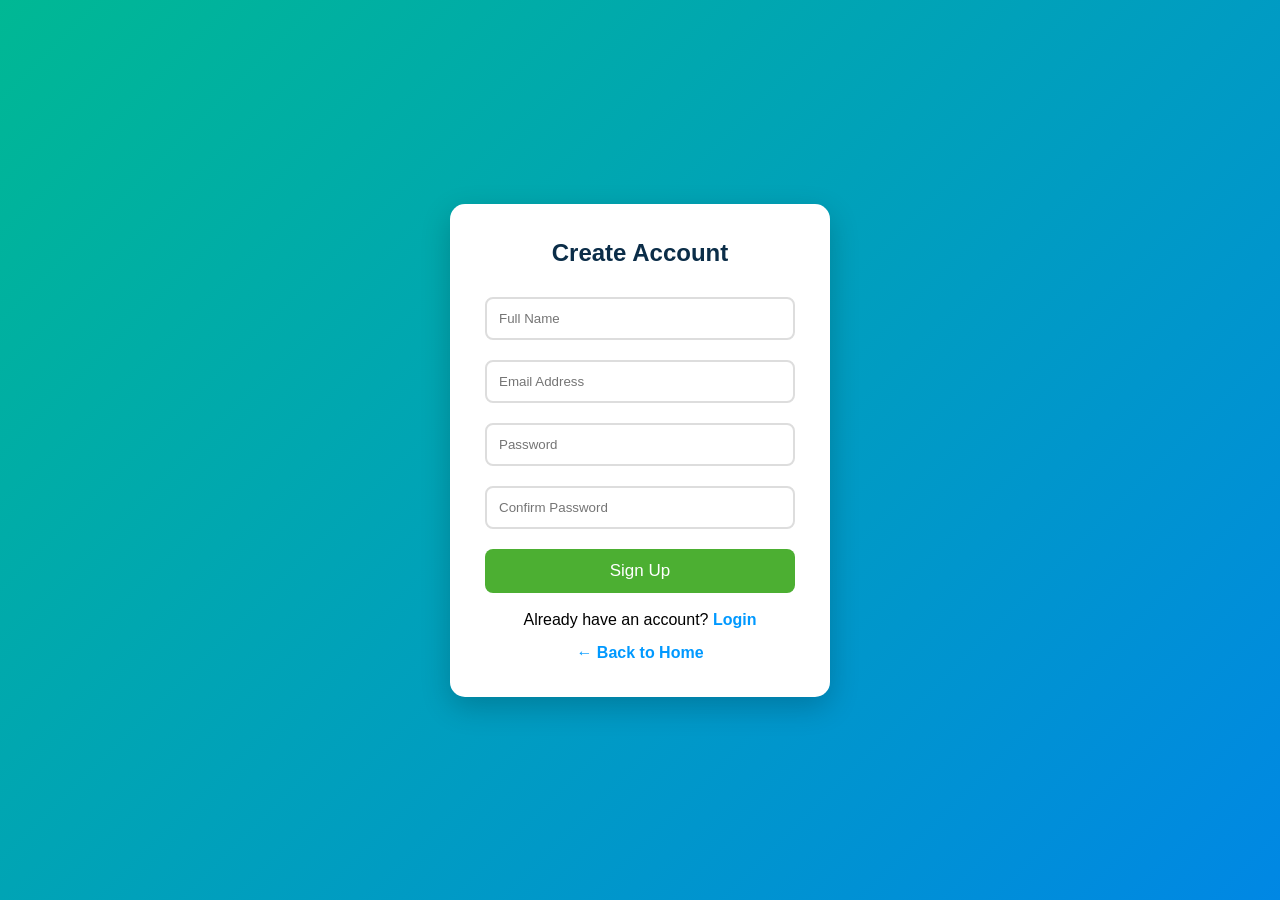
<file: signup.html>
<!DOCTYPE html>
<html lang="en">
<head>
    <meta charset="UTF-8">
    <meta name="viewport" content="width=device-width, initial-scale=1.0">
    <title>Sign Up</title>
    <link rel="stylesheet" href="signup.css">
</head>
<body>



<div class="signup-box">

    <h2>Create Account</h2>

    <form>

        <input type="text" placeholder="Full Name" required>

        <input type="email" placeholder="Email Address" required>

        <input type="password" placeholder="Password" required>

        <input type="password" placeholder="Confirm Password" required>

        <button type="submit">Sign Up</button>

        <p>Already have an account?
            <a href="login.html">Login</a>
        </p>

        <a href="index.html" class="back">← Back to Home</a>

    </form>

</div>

<script src="script.js"></script>

</body>
</html>
</file>
<file: style.css>
* {
    margin: 0;
    padding: 0;
    box-sizing: border-box;
}

.home {
    width: 100%;
    display: inline-block;
    position: relative;
}

.image img {
    width: 100%;
    height: 600px;
    display: block;
}

.image img {
    -webkit-animation: kenburns-right 5s ease-out both;
    animation: kenburns-right 5s ease-out both;
}

/* ----------------------------------------------
 * Generated by Animista on 2026-8-18 2:30:33
 * Licensed under FreeBSD License.
 * See http://animista.net/license for more info. 
 * w: http://animista.net, t: @cssanimista
 * ---------------------------------------------- */

/**
 * ----------------------------------------
 * animation kenburns-right
 * ----------------------------------------
 */
@-webkit-keyframes image {
    0% {
        -webkit-transform: scale(1) translate(0, 0);
        transform: scale(1) translate(0, 0);
        -webkit-transform-origin: 84% 50%;
        transform-origin: 84% 50%;
    }

    100% {
        -webkit-transform: scale(1.25) translateX(20px);
        transform: scale(1.25) translateX(20px);
        -webkit-transform-origin: right;
        transform-origin: right;
    }
}

@keyframes kenburns-right {
    0% {
        -webkit-transform: scale(1) translate(0, 0);
        transform: scale(1) translate(0, 0);
        -webkit-transform-origin: 84% 50%;
        transform-origin: 84% 50%;
    }

    100% {
        -webkit-transform: scale(1.25) translateX(20px);
        transform: scale(1.25) translateX(20px);
        -webkit-transform-origin: right;
        transform-origin: right;
    }
}



.text {
    position: absolute;
    top: 0;
    left: 0;

    width: 100%;
    height: 600px;

    transform: none;
    z-index: 10;
}


body {
    background-color: white;
}

a {
    text-decoration: none;
}

ul {
    list-style: none;
}

.text nav {
    display: flex;
    justify-content: space-between;
    align-items: center;
    background: transparent;
    height: 100px;
    width: 100%;
    padding: 0 30px;
    position: fixed;
}

.text .logo h2 {
    color: #4CAF32;
    font-size: 30px;
    font-family: sans-serif;
    margin-left: 60px;
}

.text .logo span {
    color: white;
    font-size: 30px;
    font-family: sans-serif;
}

#troggler,
label {
    display: none;
}

.text nav ul {
    display: flex;
    gap: 40px;
}

.text nav ul li a {
    color: white;
    font-size: 18px;
    font-family: sans-serif;
    position: relative;
    transition: .4s;
}

label i {
    color: #4CAF32;
}

.btn-1 {
    padding: 18px 25px;
    background-color: #4CAF32;
    font-size: 18px;
    font-family: sans-serif;
    color: white;
    border: 1px solid #4CAF32;
    border-radius: 8px;
    align-items: center;
    text-align: center;
    transition: transform 0.3s ease;
    margin-left: 20px;
}

.btn-1:hover {
    transform: translateY(-8px);
}

.text nav ul li a::after {
    content: " ";
    position: absolute;
    left: 0;
    bottom: -12px;
    width: 0%;
    height: 3px;
    background: #4CAF32;
    transition: .4s;
}

.text nav ul li a:hover {
    color: #4CAF32;
    cursor: pointer;
}

.text nav ul li a:hover::after {
    width: 100%;
}

.test {
    position: absolute;
    transform: translate(-50%, -50%);
    top: 60%;
    left: 30%;
    align-items: left;
}

.test h2 {
    color: #4CAF32;
    font-family: sans-serif;
    font-size: 18px;
}

.test h1 {
    font-family: sans-serif;
    font-size: 50px;
    font-weight: 1000;
    color: white;
}

.test span {
    font-family: sans-serif;
    font-size: 50px;
    font-weight: 1000;
    color: #4CAF32;
}

.test p {
    color: white;
    font-size: 18px;
    font-family: sans-serif;
}

.now {
    display: flex;
    justify-content: space-between;
    background: white;
    border-radius: 12px;
    width: auto;
    height: 100px;
    width: 1000px;
    margin-top: 20px;
    align-items: center;
    text-align: center;
}

.explore {
    display: grid;
    margin-left: 10px;
}

.explore i {
    font-size: 20px;
    color: black;
}

.explore h3 {
    color: black;
    font-size: 20px;
}

.explore p {
    color: gray;
    font-size: 18px;
}

.btn-2 {
    padding: 18px 25px;
    margin-right: 20px;
    background-color: #4CAF32;
    font-size: 18px;
    font-family: sans-serif;
    color: white;
    border: 1px solid #4CAF32;
    border-radius: 8px;
    align-items: center;
    text-align: center;
}

.utf {
    display: flex;
    justify-content: space-between;
    background: rgba(25, 25, 25, 0.4);
    border-radius: 12px;
    width: auto;
    height: 100px;
    width: 1000px;
    margin-top: 20px;
    align-items: center;
    text-align: center;
    padding: 20px;
}

.outline {
    display: grid;
    margin-left: 10px;
}

.outline i {
    font-size: 30px;
    color: gold;
}

.outline h3 {
    color: white;
    font-size: 20px;
}

.outline p {
    color: gray;
    font-size: 18px;
}

.popular-section {
    padding: 70px 5%;
    background: #ffffff;
}



.section-heading {
    text-align: center;
    margin-bottom: 35px;
    margin-top: 20px;
}

.section-heading span {
    color: #4CAF32;
    font-size: 15px;
    font-weight: 700;
    letter-spacing: 1px;
}

.section-heading h2 {
    margin-top: 8px;
    color: #1f2937;
    font-size: 34px;
}


.destination-grid {
    display: grid;
    grid-template-columns: repeat(4, 1fr);
    gap: 24px;
}



.destination-card {
    height: 320px;
    position: relative;
    overflow: hidden;
    border-radius: 12px;
    cursor: pointer;
    background: #222;
}



.destination-card img {
    width: 100%;
    height: 100%;
    object-fit: cover;
    display: block;

    transition: transform 0.5s ease;
}

.destination-card:hover img {
    transform: scale(1.08);
}



.destination-card::after {
    content: "";
    position: absolute;
    inset: 0;

    background: linear-gradient(to bottom,
            transparent 35%,
            rgba(0, 0, 0, 0.85) 100%);

    pointer-events: none;
}


.location {
    position: absolute;
    top: 15px;
    left: 15px;
    z-index: 2;

    padding: 8px 12px;

    color: white;
    background: rgba(25, 35, 40, 0.8);

    border-radius: 7px;

    font-size: 13px;
    font-weight: 600;

    backdrop-filter: blur(5px);
}



.heart-btn {
    position: absolute;
    top: 15px;
    right: 15px;
    z-index: 3;

    width: 38px;
    height: 38px;

    border: none;
    border-radius: 50%;

    background: white;

    display: flex;
    align-items: center;
    justify-content: center;

    cursor: pointer;

    font-size: 18px;
    color: #222;

    transition: 0.25s ease;
}

.heart-btn:hover {
    transform: scale(1.1);
}


.card-overlay {
    position: absolute;
    bottom: 0;
    left: 0;
    z-index: 2;

    width: 100%;
    padding: 22px 16px 18px;

    color: white;
}

.card-overlay h3 {
    font-size: 21px;
    margin-bottom: 8px;
}

.card-overlay p {
    font-size: 14px;
}

.card-overlay strong {
    color: #ffc107;
    font-size: 16px;
}

.off {
    width: 100%;
    display: inline-block;
    position: relative;
}

.first img {
    width: 90%;
    height: 330px;
    display: block;
    border-radius: 12px;
    margin-left: 5%;
}

.your {
    position: absolute;
    transform: translate(-50%, -50%);
    top: 15%;
    left: 20%;
    align-items: left;
}

.your h2 {
    color: white;
    font-size: 50px;
    font-family: sans-serif;
    font-weight: 1200;
    margin-bottom: 20px;
}

.your span {
    color: #4CAF32;
}

.your p {
    color: gray;
    font-size: 20px;
    font-family: sans-serif;
    margin-top: 10px;
}

form input {
    width: 60%;
    color: grey;
    font-size: 18px;
    padding: 18px 25px;
    border: none;
    background: white;
    margin-top: 20px;
    border-radius: 12px;
}

.btn-3 {
    padding: 15px 25px;
    margin-right: 20px;
    background-color: #4CAF32;
    font-size: 18px;
    font-family: sans-serif;
    color: white;
    border: 1px solid #4CAF32;
    border-radius: 8px;
    align-items: center;
    text-align: center;
    cursor: pointer;
}


.services-section {
    background: #ffffff;
    padding: 70px 5%;
}


.services-heading {
    text-align: center;
    margin-bottom: 35px;
}

.services-heading span {
    color: #4caf32;
    font-size: 13px;
    font-weight: 700;
    letter-spacing: 1px;
}

.services-heading h2 {
    color: #1f2937;
    font-size: 30px;
    margin-top: 8px;
}



.services-container {
    max-width: 1200px;
    margin: auto;

    display: grid;
    grid-template-columns: repeat(4, 1fr);
    gap: 20px;
}


.service-card {
    background: #ffffff;

    border: 1px solid #eeeeee;
    border-radius: 8px;

    padding: 28px 20px;

    text-align: center;

    transition: 0.3s ease;
}


.service-card:hover {
    transform: translateY(-5px);

    box-shadow: 0 10px 25px rgba(0, 0, 0, 0.08);
}



.service-icon {
    width: 48px;
    height: 48px;

    margin: 0 auto 15px;

    display: flex;
    align-items: center;
    justify-content: center;

    color: #4caf32;

    font-size: 24px;
}


.service-card h3 {
    color: #1f2937;
    font-size: 16px;

    margin-bottom: 10px;
}


.service-card p {
    color: #777777;

    font-size: 13px;
    line-height: 1.6;
}



.footer {
    background: #101820;
    color: #ffffff;

    padding: 50px 5% 0;
}


.footer-container {
    max-width: 1250px;
    margin: auto;

    display: grid;

    grid-template-columns:
        1.5fr 1fr 1fr 1fr 1.4fr;

    gap: 45px;

    padding-bottom: 45px;
}



.footer-logo {
    display: flex;
    align-items: center;

    gap: 8px;

    font-size: 22px;
    font-weight: 700;

    margin-bottom: 18px;
}


.footer-logo i {
    color: #4caf32;
}


.footer-logo span span {
    color: #4caf32;
}


.footer-about p {
    color: #9ca3af;

    font-size: 13px;

    line-height: 1.7;

    max-width: 240px;
}


.social-icons {
    display: flex;
    gap: 14px;

    margin-top: 22px;
}


.social-icons a {
    color: #ffffff;

    font-size: 14px;

    text-decoration: none;

    transition: 0.3s;
}


.social-icons a:hover {
    color: #4caf32;
}



.footer-column h3 {
    font-size: 15px;

    margin-bottom: 18px;

    color: #ffffff;
}


/* Footer links */

.footer-column>a {
    display: block;

    color: #9ca3af;

    text-decoration: none;

    font-size: 13px;

    margin-bottom: 11px;

    transition: 0.3s;
}


.footer-column>a:hover {
    color: #4caf32;
}



.newsletter p {
    color: #9ca3af;

    font-size: 13px;

    line-height: 1.6;

    margin-bottom: 15px;
}


.newsletter-box {
    display: flex;

    width: 100%;

    height: 38px;
}


.newsletter-box input {
    flex: 1;

    min-width: 0;

    border: 1px solid #34404a;

    background: #18232c;

    color: white;

    outline: none;

    padding: 0 12px;

    font-size: 12px;

    border-radius: 5px 0 0 5px;
}


.newsletter-box input::placeholder {
    color: #777;
}


.newsletter-box button {
    width: 42px;

    border: none;

    background: #4caf32;

    color: white;

    cursor: pointer;

    border-radius: 0 5px 5px 0;

    transition: 0.3s;
}


.newsletter-box button:hover {
    background: #2e7d32;
}

.footer-bottom {
    max-width: 1250px;

    margin: auto;

    border-top: 1px solid #29343d;

    padding: 20px 0;

    display: flex;

    justify-content: space-between;

    align-items: center;
}


.footer-bottom p {
    color: #7f8a93;

    font-size: 11px;
}


.footer-bottom div {
    display: flex;

    gap: 10px;

    align-items: center;
}


.footer-bottom a {
    color: #7f8a93;

    text-decoration: none;

    font-size: 11px;
}


.footer-bottom span {
    color: #444f58;
}



/* ================================
   MOBILE RESPONSIVE + HAMBURGER
================================ */

@media (max-width: 768px) {

    /* Navbar */
    .text {
        left: 0%;
        top: 1px;
        background: rgba(25, 25, 25, 0.4);
    }

    .text nav {
        height: 75px;
        padding: 0 20px;
        z-index: 999;
    }

    .text .logo h2 {
        font-size: 24px;
        margin-left: 0;
    }

    .text .logo span {
        font-size: 24px;
    }

    /* Hamburger */
    .text nav label {
        display: block;
        font-size: 28px;
        cursor: pointer;
        z-index: 1001;
    }

    label i {
        color: #4CAF32;
        margin-right: 10px;
    }

    /* Mobile Menu */
    .text nav ul.menu {
        position: absolute;
        top: 75px;
        left: 0px;
        width: 100%;
        background: rgba(25, 25, 25, 0.4);

        display: none;
        flex-direction: column;
        align-items: center;

        gap: 0;
        padding: 20px 0;
    }

    /* Show menu when hamburger clicked */
    #troggler:checked~ul.menu {
        display: flex;
    }

    .text nav ul.menu li {
        width: 100%;
        text-align: center;
        padding: 14px 0;
    }

    .text nav ul.menu li a {
        font-size: 16px;
    }

    /* Sign in / Login */
    .shop {
        display: flex;
        justify-content: center;
        gap: 10px;
        margin-top: 10px;
    }

    .btn-1 {
        padding: 10px 18px;
        font-size: 14px;
        margin-left: 0;
    }


    /* Hero Image */
    .image img {
        height: 900px;
        object-fit: cover;
    }

    .text {
        height: 650px;
    }

    /* Hero Content */
    .test {
        top: 79%;
        left: 50%;
        width: 90%;
        transform: translate(-50%, -50%);
        text-align: center;
    }

    .test h2 {
        font-size: 14px;
    }

    .test h1,
    .test span {
        font-size: 36px;
        line-height: 1.1;
    }

    .test p {
        font-size: 14px;
        line-height: 1.5;
    }

    /* Search box */
    .now {
        width: 100%;
        height: auto;
        padding: 15px;
        flex-direction: column;
        gap: 15px;
    }

    .explore {
        width: 100%;
        margin-left: 0;
    }

    .explore h3 {
        font-size: 16px;
    }

    .explore p {
        font-size: 13px;
    }

    .btn-2 {
        width: 100%;
        margin-right: 0;
        padding: 14px;
    }

    /* Stats */
    .utf {
        width: 100%;
        height: auto;
        flex-wrap: wrap;
        gap: 20px;
        justify-content: center;
    }

    .outline {
        width: 40%;
        margin-left: 0;
    }

    .outline h3 {
        font-size: 16px;
    }

    .outline p {
        font-size: 12px;
    }

    /* Destination cards */
    .popular-section {
        margin-top: 60px;
    }

    .destination-grid {
        grid-template-columns: 1fr;
        gap: 20px;
    }

    .destination-card {
        height: 300px;
    }

    /* Services */
    .services-container {
        grid-template-columns: 1fr;
    }

    .service-card {
        padding: 25px 15px;
    }

    /*20% off */
    .first img {
        height: 400px;
    }

    .your {
        margin-top: -180px;
        margin-left: 80px;
    }

    .your p {
        font-size: 18px;
    }

    .your h2 {
        font-size: 30px;
    }

    form input {
        padding: 18px 15px;
        width: 100%;
    }

    .btn-3 {
        padding: 10px 20px;
        margin-top: 20px;
    }

    /* FOOTER */

    .footer {
        margin-top: 40px;
        padding: 45px 18px 0;
    }

    .footer-container {
        grid-template-columns: 1fr;
        gap: 30px;
    }

    .footer-about p {
        max-width: 100%;
    }

    .footer-bottom {
        flex-direction: column;
        gap: 12px;
        text-align: center;
    }

    .footer-bottom div {
        justify-content: center;
        flex-wrap: wrap;
    }
}


/* ================================
   TABLET
================================ */

@media (min-width: 769px) and (max-width: 1024px) {
    .text {
        left: -1%;
        top: 1px;
    }

    .text nav {
        padding: 0px 35px;
    }

    .text .logo h2 {
        margin-left: 15px;
        font-size: 27px;
    }

    .text .logo span {
        font-size: 27px;
    }

    .text nav ul {
        gap: 20px;
    }

    .text nav ul li a {
        font-size: 15px;
    }

    .btn-1 {
        padding: 13px 16px;
        font-size: 15px;
        margin-left: 5px;
    }

    .test {
        left: 45%;
    }

    .now,
    .utf {
        width: 85vw;
        max-width: 850px;
    }

    .now {
        height: 90px;
    }

    .explore h3 {
        font-size: 17px;
    }

    .explore p {
        font-size: 14px;
    }

    .btn-2 {
        padding: 15px 18px;
        font-size: 15px;
        margin-right: 12px;
    }

    .utf {
        height: 90px;
    }

    .outline i {
        font-size: 25px;
    }

    .outline h3 {
        font-size: 18px;
    }

    .outline p {
        font-size: 14px;
    }

    /* Destinations */

    .destination-grid {
        grid-template-columns: repeat(2, 1fr);
        gap: 20px;
    }

    /* Services */

    .services-container {
        grid-template-columns: repeat(2, 1fr);
        gap: 20px;
    }

    /* Offer */

    .your {
        left: 30%;
        top: 12%;
    }

    .your h2 {
        font-size: 40px;
    }

    .your p {
        font-size: 17px;
    }

    /* Footer */

    .footer-container {
        grid-template-columns: repeat(3, 1fr);
        gap: 30px;
    }
}


/* ================================
   LAPTOP
================================ */

@media (min-width: 1025px) and (max-width: 1400px) {

    .text nav {
        padding: 0 35px;
        left: -1%;
        margin-top: 33px;
    }

    .text .logo h2 {
        margin-left: 25px;
    }

    .text nav ul {
        gap: 28px;
    }

    .text nav ul li a {
        font-size: 16px;
    }

    .btn-1 {
        padding: 15px 20px;
        font-size: 16px;
        margin-left: 8px;
    }

    .test {
        left: 35%;
    }

    .your {
        left: 25%;
        top: 15%;
    }

    .now,
    .utf {
        width: 900px;
        max-width: 75vw;
    }

    .destination-grid {
        grid-template-columns: repeat(4, 1fr);
        gap: 18px;
    }

    .destination-card {
        height: 300px;
    }

    .services-container {
        grid-template-columns: repeat(4, 1fr);
        gap: 18px;
    }

    .footer-container {
        grid-template-columns: 1.4fr 1fr 1fr 1fr 1.3fr;
        gap: 25px;
    }
}
</file>
<file: destinnation.css>
* {
    margin: 0;
    padding: 0;
    box-sizing: border-box;
}

.home {
    width: 100%;
    display: inline-block;
    position: relative;
}

.image img {
    width: 100%;
    height: 300px;
    display: block;
}

.image img {
    -webkit-animation: kenburns-right 5s ease-out both;
    animation: kenburns-right 5s ease-out both;
}

/* ----------------------------------------------
 * Generated by Animista on 2026-8-18 2:30:33
 * Licensed under FreeBSD License.
 * See http://animista.net/license for more info. 
 * w: http://animista.net, t: @cssanimista
 * ---------------------------------------------- */

/**
 * ----------------------------------------
 * animation kenburns-right
 * ----------------------------------------
 */
@-webkit-keyframes image {
    0% {
        -webkit-transform: scale(1) translate(0, 0);
        transform: scale(1) translate(0, 0);
        -webkit-transform-origin: 84% 50%;
        transform-origin: 84% 50%;
    }

    100% {
        -webkit-transform: scale(1.25) translateX(20px);
        transform: scale(1.25) translateX(20px);
        -webkit-transform-origin: right;
        transform-origin: right;
    }
}

@keyframes kenburns-right {
    0% {
        -webkit-transform: scale(1) translate(0, 0);
        transform: scale(1) translate(0, 0);
        -webkit-transform-origin: 84% 50%;
        transform-origin: 84% 50%;
    }

    100% {
        -webkit-transform: scale(1.25) translateX(20px);
        transform: scale(1.25) translateX(20px);
        -webkit-transform-origin: right;
        transform-origin: right;
    }
}



.text {
    position: absolute;
    top: 0;
    left: 0;

    width: 100%;
    height: 300px;

    transform: none;
    z-index: 10;
}


body {
    background-color: white;
}

a {
    text-decoration: none;
}

ul {
    list-style: none;
}

.text nav {
    display: flex;
    justify-content: space-between;
    align-items: center;
    background: transparent;
    height: 100px;
    width: 100%;
    padding: 0 30px;
    position: fixed;
}

.text .logo h2 {
    color: #4CAF32;
    font-size: 30px;
    font-family: sans-serif;
    margin-left: 60px;
}

.text .logo span {
    color: white;
    font-size: 30px;
    font-family: sans-serif;
}

#troggler,
label {
    display: none;
}

.text nav ul {
    display: flex;
    gap: 40px;
}

.text nav ul li a {
    color: white;
    font-size: 18px;
    font-family: sans-serif;
    position: relative;
    transition: .4s;
}

label i {
    color: #4CAF32;
}

.btn-1 {
    padding: 18px 25px;
    background-color: #4CAF32;
    font-size: 18px;
    font-family: sans-serif;
    color: white;
    border: 1px solid #4CAF32;
    border-radius: 8px;
    align-items: center;
    text-align: center;
    transition: transform 0.3s ease;
    margin-left: 20px;
}

.btn-1:hover {
    transform: translateY(-8px);
}

.text nav ul li a::after {
    content: " ";
    position: absolute;
    left: 0;
    bottom: -12px;
    width: 0%;
    height: 3px;
    background: #4CAF32;
    transition: .4s;
}

.text nav ul li a:hover {
    color: #4CAF32;
    cursor: pointer;
}

.text nav ul li a:hover::after {
    width: 100%;
}

.test {
    position: absolute;
    transform: translate(-50%, -50%);
    top: 70%;
    left: 50%;
    align-items: left;
}

.test h1 {
    color: white;
    font-family: sans-serif;
    font-size: 1400;
    font-size: 70px;
    display: flex;
}

.test h1 {
    -webkit-animation: tracking-in-expand 0.7s cubic-bezier(0.215, 0.610, 0.355, 1.000) both;
    animation: tracking-in-expand 0.7s cubic-bezier(0.215, 0.610, 0.355, 1.000) both;
}

/* ----------------------------------------------
 * Generated by Animista on 2026-8-19 4:33:3
 * Licensed under FreeBSD License.
 * See http://animista.net/license for more info. 
 * w: http://animista.net, t: @cssanimista
 * ---------------------------------------------- */

/**
 * ----------------------------------------
 * animation tracking-in-expand
 * ----------------------------------------
 */
@-webkit-keyframes test {
    0% {
        letter-spacing: -0.5em;
        opacity: 0;
    }

    40% {
        opacity: 0.6;
    }

    100% {
        opacity: 1;
    }
}

@keyframes tracking-in-expand {
    0% {
        letter-spacing: -0.5em;
        opacity: 0;
    }

    40% {
        opacity: 0.6;
    }

    100% {
        opacity: 1;
    }
}

.test span {
    margin-left: 20px;
}

.us {
    display: flex;
    justify-content: center;
    gap: 20px;
    margin-top: 10px;
    margin-right: 10px;
}

.us a {
    color: white;
    font-size: 25px;
}

.us a:hover {
    color: #4CAF32;
}

.us span {
    color: white;
    font-size: 20px;
    margin-top: 3px;
    margin-right: 10px;
}




.destination-section {
    width: 100%;
    max-width: 1200px;
    margin: 70px auto;
    display: grid;
    grid-template-columns: 240px 1fr;
    gap: 35px;
    align-items: start;
}




.txt-1 {
    width: 100%;
}

.txt-2 {
    width: 100%;
}

.txt-2 h2 {
    font-size: 22px;
    color: #000;
    font-family: sans-serif;
    margin-bottom: 20px;
}

.txt-2 h3,
.txt-2 h4 {
    font-size: 18px;
    color: #000;
    font-family: sans-serif;
    margin-top: 25px;
    margin-bottom: 15px;
}




.search-input {
    width: 100%;
    padding: 10px 12px;
    font-size: 14px;
    border: 1px solid #ccc;
    border-radius: 8px;
    outline: none;
    box-sizing: border-box;
}




.txt-2 label {
    display: flex;
    align-items: center;
    gap: 8px;
    font-family: sans-serif;
    font-size: 14px;
    margin: 12px 0;
    color: #333;
}




.txt-2 .check {
    width: 15px;
    height: 15px;
    margin: 0;
}




.btn-2 {
    width: 100%;
    padding: 12px;
    background: #4caf32;
    color: white;
    font-size: 15px;
    border: none;
    border-radius: 6px;
    cursor: pointer;
    margin-top: 20px;
}

.btn-2:hover {
    background: #3d9828;
}




.destinations-grid {
    display: grid;

    /* 3 pictures per row */
    grid-template-columns: repeat(3, 1fr);

    gap: 20px;
}



.destination-card {
    position: relative;
    height: 250px;
    border-radius: 10px;
    overflow: hidden;
    cursor: pointer;
    background: #ddd;
}

.destination-card img {
    width: 100%;
    height: 100%;
    object-fit: cover;
    display: block;
    transition: transform 0.5s ease;
}



.destination-card::after {
    content: "";
    position: absolute;
    left: 0;
    right: 0;
    bottom: 0;
    height: 60%;
    background: linear-gradient(transparent,
            rgba(0, 0, 0, 0.8));
}

.destination-card img:hover {
    transform: scale(1.08);
}




.card-content {
    position: absolute;
    left: 15px;
    right: 15px;
    bottom: 12px;
    z-index: 2;
    color: white;
}

.card-content span {
    font-size: 11px;
}

.card-content h3 {
    font-size: 18px;
    margin: 5px 0;
    color: white;
}

.card-content p {
    font-size: 12px;
    margin: 0;
}

.work-geo{
    display: flex;
    justify-content: center;
    margin-top: 30px;
    gap: 20px;
}


.btn-6{
    padding: 5px 15px;
    color: gray;
    background: transparent;
    border: none;
    font-size: 18px;
    text-align: center;
    align-items: center;
    cursor: pointer;
}

.btn-7{
    padding: 5px 15px;
    color: gray;
    background: transparent;
    border: none;
    font-size: 18px;
    text-align: center;
    align-items: center;
    cursor: pointer;
}

.btn-7:hover{
    color: white;
    background: #3d9828;
}

.btn-8:hover{
    color: white;
    background: #3d9828;
}
.btn-6:hover{
    color: white;
    background: gray;
}
.btn-9:hover{
    color: white;
    background: gray;
}

.btn-8{
    padding: 5px 15px;
    color: gray;
    background: transparent;
    border: none;
    font-size: 18px;
    text-align: center;
    align-items: center;
    cursor: pointer;
}

.btn-9{
    padding: 5px 15px;
    color: gray;
    background: transparent;
    border: none;
    font-size: 18px;
    text-align: center;
    align-items: center;
    cursor: pointer;
}

.off {
    width: 100%;
    display: inline-block;
    position: relative;
    margin-top: 30px;
}

.first img {
    width: 90%;
    height: 350px;
    display: block;
    border-radius: 12px;
    margin-left: 5%;
}

.your {
    position: absolute;
    transform: translate(-50%, -50%);
    top: 25%;
    left: 25%;
    align-items: left;
}

.your h2 {
    color: white;
    font-size: 50px;
    font-family: sans-serif;
    font-weight: 1200;
    margin-bottom: 30px;
}

.your span {
    color: #4CAF32;
}

.your p {
    color: gray;
    font-size: 20px;
    font-family: sans-serif;
    margin-top: 20px;
    margin-bottom: 30px;
}


.btn-10{
    padding: 15px 25px;
    margin-right: 20px;
    background-color: #4CAF32;
    font-size: 18px;
    margin-top: 70px;
    font-family: sans-serif;
    color: white;
    border: 1px solid #4CAF32;
    border-radius: 8px;
    align-items: center;
    text-align: center;
    cursor: pointer;
}

.footer {
    background: #101820;
    color: #ffffff;
    margin-top: 50px;
    padding: 50px 5% 0;
}


.footer-container {
    max-width: 1250px;
    margin: auto;

    display: grid;

    grid-template-columns:
        1.5fr 1fr 1fr 1fr 1.4fr;

    gap: 45px;

    padding-bottom: 45px;
}



.footer-logo {
    display: flex;
    align-items: center;

    gap: 8px;

    font-size: 22px;
    font-weight: 700;

    margin-bottom: 18px;
}


.footer-logo i {
    color: #4caf32;
}


.footer-logo span span {
    color: #4caf32;
}


.footer-about p {
    color: #9ca3af;

    font-size: 13px;

    line-height: 1.7;

    max-width: 240px;
}


.social-icons {
    display: flex;
    gap: 14px;

    margin-top: 22px;
}


.social-icons a {
    color: #ffffff;

    font-size: 14px;

    text-decoration: none;

    transition: 0.3s;
}


.social-icons a:hover {
    color: #4caf32;
}



.footer-column h3 {
    font-size: 15px;

    margin-bottom: 18px;

    color: #ffffff;
}


/* Footer links */

.footer-column>a {
    display: block;

    color: #9ca3af;

    text-decoration: none;

    font-size: 13px;

    margin-bottom: 11px;

    transition: 0.3s;
}


.footer-column>a:hover {
    color: #4caf32;
}



.newsletter p {
    color: #9ca3af;

    font-size: 13px;

    line-height: 1.6;

    margin-bottom: 15px;
}


.newsletter-box {
    display: flex;

    width: 100%;

    height: 38px;
}


.newsletter-box input {
    flex: 1;

    min-width: 0;

    border: 1px solid #34404a;

    background: #18232c;

    color: white;

    outline: none;

    padding: 0 12px;

    font-size: 12px;

    border-radius: 5px 0 0 5px;
}


.newsletter-box input::placeholder {
    color: #777;
}


.newsletter-box button {
    width: 42px;

    border: none;

    background: #4caf32;

    color: white;

    cursor: pointer;

    border-radius: 0 5px 5px 0;

    transition: 0.3s;
}


.newsletter-box button:hover {
    background: #2e7d32;
}

.footer-bottom {
    max-width: 1250px;

    margin: auto;

    border-top: 1px solid #29343d;

    padding: 20px 0;

    display: flex;

    justify-content: space-between;

    align-items: center;
}


.footer-bottom p {
    color: #7f8a93;

    font-size: 11px;
}


.footer-bottom div {
    display: flex;

    gap: 10px;

    align-items: center;
}


.footer-bottom a {
    color: #7f8a93;

    text-decoration: none;

    font-size: 11px;
}


.footer-bottom span {
    color: #444f58;
}


/* =========================================
   TABLET
========================================= */

@media (min-width: 769px) and (max-width: 1024px) {

    .image img {
        height: 280px;
    }

    .text {
        height: 280px;
        left: -2%;
    }

    .text nav {
        height: 80px;
        padding: 0 35px;
    }

    .text .logo h2 {
        margin-left: 10px;
        font-size: 26px;
    }

    .text .logo span {
        font-size: 26px;
    }

    .text nav ul {
        gap: 18px;
        align-items: center;
    }

    .text nav ul li a {
        font-size: 14px;
    }

    .btn-1 {
        padding: 12px 14px;
        font-size: 14px;
        margin-left: 5px;
    }

    .test {
        top: 65%;
    }

    .test h1 {
        font-size: 50px;
    }

    .test span {
        margin-left: 12px;
    }

    .us {
        gap: 12px;
    }

    .us a {
        font-size: 18px;
    }

    .us span {
        font-size: 16px;
    }


    /* DESTINATIONS */

    .destination-section {
        width: 92%;
        grid-template-columns: 200px 1fr;
        gap: 25px;
        margin: 80px auto;
    }

    .destinations-grid {
        grid-template-columns: repeat(2, 1fr);
        gap: 18px;
    }

    .destination-card {
        height: 230px;
    }


    /* OFFER */

    .first img {
        width: 92%;
        height: 300px;
        margin-left: 4%;
    }

    .your {
        left: 30%;
        top: 18%;
    }

    .your h2 {
        font-size: 38px;
        margin-bottom: 20px;
    }

    .your p {
        font-size: 16px;
    }

    .btn-10 {
        padding: 13px 20px;
        font-size: 16px;
    }


    /* FOOTER */

    .footer-container {
        grid-template-columns: repeat(3, 1fr);
        gap: 30px;
    }
}


/* =========================================
   LAPTOP
========================================= */

@media (min-width: 1025px) and (max-width: 1400px) {

    .text nav {
        padding: 0 25px;
    }

    .text .logo h2 {
        margin-left: 25px;
    }

    .text nav ul {
        gap: 28px;
    }

    .text nav ul li a {
        font-size: 16px;
    }
    .off img{
        height: 350px;
    }
    .your{
        left: 30%;
        top: 23%;
    }

    .btn-1 {
        padding: 15px 20px;
        font-size: 16px;
        margin-left: 8px;
    }

    .destination-section {
        width: 92%;
        max-width: 1200px;
    }

    .destinations-grid {
        grid-template-columns: repeat(3, 1fr);
    }

    .destination-card {
        height: 250px;
    }

    .footer-container {
        grid-template-columns: 1.5fr 1fr 1fr 1fr 1.4fr;
        gap: 30px;
    }
}


/* =========================================
   MOBILE
   SAME HAMBURGER
========================================= */

@media (max-width: 768px) {
    /* Navbar */
    .text{
        left: 0%;
        top: 1px;
        background: rgba(25, 25, 25, 0.4);
    }
    .text nav {
        height: 75px;
        padding: 0 20px;
        z-index: 999;
    }

    .text .logo h2 {
        font-size: 24px;
        margin-left: 0;
    }

    .text .logo span {
        font-size: 24px;
    }

    /* Hamburger */
    .text nav label {
        display: block;
        font-size: 28px;
        cursor: pointer;
        z-index: 1001;
    }

    label i {
        color: #4CAF32;
        margin-right: 10px;
    }

    /* Mobile Menu */
    .text nav ul.menu {
        position: absolute;
        top: 75px;
        left: 0px;
        width: 100%;
        background: rgba(25, 25, 25, 0.4);

        display: none;
        flex-direction: column;
        align-items: center;

        gap: 0;
        padding: 20px 0;
    }

    /* Show menu when hamburger clicked */
    #troggler:checked~ul.menu {
        display: flex;
    }

    .text nav ul.menu li {
        width: 100%;
        text-align: center;
        padding: 14px 0;
    }

    .text nav ul.menu li a {
        font-size: 16px;
    }

    /* Sign in / Login */
    .shop {
        display: flex;
        justify-content: center;
        gap: 10px;
        margin-top: 10px;
    }

    .btn-1 {
        padding: 10px 18px;
        font-size: 14px;
        margin-left: 0;
    }


    /* PAGE HEADING */

    .test {
        top: 65%;
        width: 100%;

        text-align: center;
    }

    .test h1 {
        justify-content: center;
        font-size: 38px;
    }

    .test span {
        margin-left: 10px;
    }

    .us {
        justify-content: center;
        gap: 10px;
    }

    .us a {
        font-size: 16px;
    }

    .us span {
        font-size: 15px;
    }


    /* DESTINATION AREA */

    .destination-section {
        width: 92%;

        margin: 40px auto;

        display: grid;

        grid-template-columns: 1fr;
        margin-top: 50px;

        gap: 30px;
    }


    /* FILTER */

    .txt-1 {
        width: 100%;
    }

    .txt-2 {
        width: 100%;
    }

    .txt-2 h2 {
        font-size: 21px;
    }

    .search-input {
        width: 100%;
    }


    /* CARDS */

    .destinations-grid {
        grid-template-columns: 1fr;

        gap: 18px;
    }

    .destination-card {
        height: 280px;
    }


    /* PAGINATION */

    .work-geo {
        margin-top: 25px;
        gap: 10px;
    }


    /* OFFER */

    .off {
        margin-top: 40px;
    }

    .first img {
        width: 92%;
        height: 300px;

        margin-left: 4%;

        object-fit: cover;
    }

    .your {
        top: 3%;
        left: 10%;

        width: 82%;

        transform: none;
    }

    .your h2 {
        font-size: 32px;

        line-height: 1.15;

        margin-bottom: 0px;
    }

    .your p {
        font-size: 14px;

        line-height: 1.5;

        margin-bottom: 0px;
    }

    .your p br {
        display: none;
    }

    .btn-10 {
        display: inline-block;

        padding: 13px 18px;

        font-size: 15px;

        margin-right: 0;
        margin-top: 20px;
    }


    /* FOOTER */

    .footer {
        margin-top: 40px;
        padding: 45px 18px 0;
    }

    .footer-container {
        grid-template-columns: 1fr;
        gap: 30px;
    }

    .footer-about p {
        max-width: 100%;
    }

    .footer-bottom {
        flex-direction: column;

        gap: 12px;

        text-align: center;
    }

    .footer-bottom div {
        justify-content: center;
        flex-wrap: wrap;
    }
}
</file>
<file: about.css>
* {
    margin: 0;
    padding: 0;
    box-sizing: border-box;
}

.home {
    width: 100%;
    display: inline-block;
    position: relative;
}

.image img {
    width: 100%;
    height: 300px;
    display: block;
}

.image img {
    -webkit-animation: kenburns-right 5s ease-out both;
    animation: kenburns-right 5s ease-out both;
}

/* ----------------------------------------------
 * Generated by Animista on 2026-8-18 2:30:33
 * Licensed under FreeBSD License.
 * See http://animista.net/license for more info. 
 * w: http://animista.net, t: @cssanimista
 * ---------------------------------------------- */

/**
 * ----------------------------------------
 * animation kenburns-right
 * ----------------------------------------
 */
@-webkit-keyframes image {
    0% {
        -webkit-transform: scale(1) translate(0, 0);
        transform: scale(1) translate(0, 0);
        -webkit-transform-origin: 84% 50%;
        transform-origin: 84% 50%;
    }

    100% {
        -webkit-transform: scale(1.25) translateX(20px);
        transform: scale(1.25) translateX(20px);
        -webkit-transform-origin: right;
        transform-origin: right;
    }
}

@keyframes kenburns-right {
    0% {
        -webkit-transform: scale(1) translate(0, 0);
        transform: scale(1) translate(0, 0);
        -webkit-transform-origin: 84% 50%;
        transform-origin: 84% 50%;
    }

    100% {
        -webkit-transform: scale(1.25) translateX(20px);
        transform: scale(1.25) translateX(20px);
        -webkit-transform-origin: right;
        transform-origin: right;
    }
}



.text {
    position: absolute;
    top: 0;
    left: 0;

    width: 100%;
    height: 300px;

    transform: none;
    z-index: 10;
}


body {
    background-color: white;
}

a {
    text-decoration: none;
}

ul {
    list-style: none;
}

.text nav {
    display: flex;
    justify-content: space-between;
    align-items: center;
    background: transparent;
    height: 100px;
    width: 100%;
    padding: 0 30px;
    position: fixed;
}

.text .logo h2 {
    color: #4CAF32;
    font-size: 30px;
    font-family: sans-serif;
    margin-left: 60px;
}

.text .logo span {
    color: white;
    font-size: 30px;
    font-family: sans-serif;
}

#troggler,
label {
    display: none;
}

.text nav ul {
    display: flex;
    gap: 40px;
}

.text nav ul li a {
    color: white;
    font-size: 18px;
    font-family: sans-serif;
    position: relative;
    transition: .4s;
}

label i {
    color: #4CAF32;
}

.btn-1 {
    padding: 18px 25px;
    background-color: #4CAF32;
    font-size: 18px;
    font-family: sans-serif;
    color: white;
    border: 1px solid #4CAF32;
    border-radius: 8px;
    align-items: center;
    text-align: center;
    transition: transform 0.3s ease;
    margin-left: 20px;
}

.btn-1:hover {
    transform: translateY(-8px);
}

.text nav ul li a::after {
    content: " ";
    position: absolute;
    left: 0;
    bottom: -12px;
    width: 0%;
    height: 3px;
    background: #4CAF32;
    transition: .4s;
}

.text nav ul li a:hover {
    color: #4CAF32;
    cursor: pointer;
}

.text nav ul li a:hover::after {
    width: 100%;
}

.test {
    position: absolute;
    transform: translate(-50%, -50%);
    top: 70%;
    left: 50%;
    align-items: left;
}

.test h1 {
    color: white;
    font-family: sans-serif;
    font-size: 1400;
    font-size: 70px;
    display: flex;
}

.test h1 {
    -webkit-animation: tracking-in-expand 0.7s cubic-bezier(0.215, 0.610, 0.355, 1.000) both;
    animation: tracking-in-expand 0.7s cubic-bezier(0.215, 0.610, 0.355, 1.000) both;
}

/* ----------------------------------------------
 * Generated by Animista on 2026-8-19 4:33:3
 * Licensed under FreeBSD License.
 * See http://animista.net/license for more info. 
 * w: http://animista.net, t: @cssanimista
 * ---------------------------------------------- */

/**
 * ----------------------------------------
 * animation tracking-in-expand
 * ----------------------------------------
 */
@-webkit-keyframes test {
    0% {
        letter-spacing: -0.5em;
        opacity: 0;
    }

    40% {
        opacity: 0.6;
    }

    100% {
        opacity: 1;
    }
}

@keyframes tracking-in-expand {
    0% {
        letter-spacing: -0.5em;
        opacity: 0;
    }

    40% {
        opacity: 0.6;
    }

    100% {
        opacity: 1;
    }
}


.test span {
    margin-left: 10px;
}

.us {
    display: flex;
    justify-content: center;
    gap: 15px;
    margin-top: 10px;
    margin-right: 10px;
}

.us a {
    color: white;
    font-size: 25px;
}

.us a:hover {
    color: #4CAF32;
}

.us span {
    color: white;
    font-size: 20px;
    margin-top: 3px;
}

.container {
    display: flex;
    justify-content: center;
    gap: 100px;
    margin-top: 400px;
}


.box h2 {
    color: #4CAF32;
    font-size: 22px;
    font-family: sans-serif;
}

.box h1 {
    font-size: 40px;
    color: black;
    font-family: sans-serif;
    margin-top: 5px;
}

.box p {
    color: black;
    font-size: 18px;
    margin-top: 10px;
}

.trick {
    align-items: left;
    display: grid;
    gap: 20px;
    margin-top: 30px;
}

.ticksss {
    display: flex;
}

.ticksss h3 {
    color: black;
    font-size: 25px;
    margin-left: 10px;
}

.ticksss span {
    color: #4CAF32;
    font-size: 22px;
}

.work img {
    width: 600px;
    height: 300px;
    border-radius: 30px;
    margin-top: 50px;
}

.txt-1 {
    width: 90%;
    height: 150px;
    margin-left: 5%;
    background-color: transparent;
    border: 1px solid gray;
    margin-top: 1px solid gray;
    margin-left: 1px solid gray;
    margin-right: 1px solid gray;
    display: flex;
    justify-content: space-around;
    text-align: center;
    align-items: center;
    margin-top: 30px;
}

.txt-2 h1 {
    color: black;
    font-size: 50px;
    font-family: sans-serif;
}

.txt-2 p {
    font-size: 25px;
    color: gray;
    font-family: sans-serif;
}

.footer {
    background: #101820;
    color: #ffffff;

    padding: 50px 5% 0;
}


.footer-container {
    max-width: 1250px;
    margin: auto;

    display: grid;

    grid-template-columns:
        1.5fr 1fr 1fr 1fr 1.4fr;

    gap: 45px;

    padding-bottom: 45px;
}



.footer-logo {
    display: flex;
    align-items: center;

    gap: 8px;

    font-size: 22px;
    font-weight: 700;

    margin-bottom: 18px;
}


.footer-logo i {
    color: #4caf32;
}


.footer-logo span span {
    color: #4caf32;
}


.footer-about p {
    color: #9ca3af;

    font-size: 13px;

    line-height: 1.7;

    max-width: 240px;
}


.social-icons {
    display: flex;
    gap: 14px;

    margin-top: 22px;
}


.social-icons a {
    color: #ffffff;

    font-size: 14px;

    text-decoration: none;

    transition: 0.3s;
}


.social-icons a:hover {
    color: #4caf32;
}



.footer-column h3 {
    font-size: 15px;

    margin-bottom: 18px;

    color: #ffffff;
}


/* Footer links */

.footer-column>a {
    display: block;

    color: #9ca3af;

    text-decoration: none;

    font-size: 13px;

    margin-bottom: 11px;

    transition: 0.3s;
}


.footer-column>a:hover {
    color: #4caf32;
}



.newsletter p {
    color: #9ca3af;

    font-size: 13px;

    line-height: 1.6;

    margin-bottom: 15px;
}


.newsletter-box {
    display: flex;

    width: 100%;

    height: 38px;
}


.newsletter-box input {
    flex: 1;

    min-width: 0;

    border: 1px solid #34404a;

    background: #18232c;

    color: white;

    outline: none;

    padding: 0 12px;

    font-size: 12px;

    border-radius: 5px 0 0 5px;
}


.newsletter-box input::placeholder {
    color: #777;
}


.newsletter-box button {
    width: 42px;

    border: none;

    background: #4caf32;

    color: white;

    cursor: pointer;

    border-radius: 0 5px 5px 0;

    transition: 0.3s;
}


.newsletter-box button:hover {
    background: #2e7d32;
}

.footer-bottom {
    max-width: 1250px;

    margin: auto;

    border-top: 1px solid #29343d;

    padding: 20px 0;

    display: flex;

    justify-content: space-between;

    align-items: center;
}


.footer-bottom p {
    color: #7f8a93;

    font-size: 11px;
}


.footer-bottom div {
    display: flex;

    gap: 10px;

    align-items: center;
}


.footer-bottom a {
    color: #7f8a93;

    text-decoration: none;

    font-size: 11px;
}


.footer-bottom span {
    color: #444f58;
}


/* =========================
   TABLET
========================= */
@media (max-width: 1024px) {

    .text nav {
        padding: 0 25px;
    }

    .text .logo h2,
    .text .logo span {
        font-size: 26px;
    }

    .text .logo h2 {
        margin-left: 20px;
    }

    .text nav ul {
        gap: 20px;
    }

    .text nav ul li a {
        font-size: 15px;
    }

    .btn-1 {
        padding: 12px 16px;
        font-size: 15px;
        margin-left: 5px;
    }

    .container {
        gap: 40px;
        padding: 0 30px;
    }

    .box {
        width: 45%;
    }

    .box h1 {
        font-size: 34px;
    }

    .box p {
        font-size: 16px;
    }

    .ticksss h3 {
        font-size: 18px;
    }

    .work {
        width: 50%;
    }

    .work img {
        width: 100%;
        height: 300px;
    }

    .txt-1 {
        width: 90%;
        margin-left: 5%;
    }

    .txt-2 h1 {
        font-size: 38px;
    }

    .txt-2 p {
        font-size: 19px;
    }

    .footer-container {
        grid-template-columns: repeat(3, 1fr);
        gap: 35px;
    }
}


/* =========================
   MOBILE
========================= */
@media (max-width: 768px) {

    /* Navbar */
    .text {
        left: 0%;
        top: 1px;
        background: rgba(25, 25, 25, 0.4);
    }

    .text nav {
        height: 75px;
        padding: 0 20px;
        z-index: 999;
    }

    .text .logo h2 {
        font-size: 24px;
        margin-left: 0;
    }

    .text .logo span {
        font-size: 24px;
    }

    /* Hamburger */
    .text nav label {
        display: block;
        font-size: 28px;
        cursor: pointer;
        z-index: 1001;
    }

    label i {
        color: #4CAF32;
        margin-right: 10px;
    }

    /* Mobile Menu */
    .text nav ul.menu {
        position: absolute;
        top: 75px;
        left: 0px;
        width: 100%;
        background: rgba(25, 25, 25, 0.4);

        display: none;
        flex-direction: column;
        align-items: center;

        gap: 0;
        padding: 20px 0;
    }

    /* Show menu when hamburger clicked */
    #troggler:checked~ul.menu {
        display: flex;
    }

    .text nav ul.menu li {
        width: 100%;
        text-align: center;
        padding: 14px 0;
    }

    .text nav ul.menu li a {
        font-size: 16px;
    }

    /* Sign in / Login */
    .shop {
        display: flex;
        justify-content: center;
        gap: 10px;
        margin-top: 10px;
    }



    /* Hero */
    .image img {
        height: 250px;
    }

    .text {
        height: 250px;
    }

    .test {
        top: 68%;
        width: 100%;
        text-align: center;
    }

    .test h1 {
        justify-content: center;
        font-size: 42px;
    }

    .test span {
        margin-left: 8px;
    }

    .us {
        gap: 10px;
        margin-right: 0;
    }

    .us a {
        font-size: 18px;
    }

    .us span {
        font-size: 16px;
    }


    /* About section */
    .container {
        flex-direction: column;
        gap: 30px;
        margin-top: 300px;
        padding: 0 20px;
    }

    .box {
        width: 100%;
    }

    .box h2 {
        font-size: 18px;
    }

    .box h1 {
        font-size: 30px;
    }

    .box p {
        font-size: 16px;
        line-height: 1.5;
    }

    .box p br {
        display: none;
    }

    .trick {
        gap: 15px;
    }

    .ticksss h3 {
        font-size: 16px;
    }

    .ticksss span {
        font-size: 18px;
    }

    .work {
        width: 100%;
    }

    .work img {
        width: 100%;
        height: 230px;
        margin-top: 0;
    }


    /* Stats */
    .txt-1 {
        width: 90%;
        height: auto;
        margin: 35px 5% 0;

        display: grid;
        grid-template-columns: 1fr 1fr;
        gap: 25px;

        padding: 25px 10px;
    }

    .txt-2 h1 {
        font-size: 30px;
    }

    .txt-2 p {
        font-size: 16px;
    }

     /* FOOTER */

    .footer {
        margin-top: 40px;
        padding: 45px 18px 0;
    }

    .footer-container {
        grid-template-columns: 1fr;
        gap: 30px;
    }

    .footer-about p {
        max-width: 100%;
    }

    .footer-bottom {
        flex-direction: column;
        gap: 12px;
        text-align: center;
    }

    .footer-bottom div {
        justify-content: center;
        flex-wrap: wrap;
    }


   
}
</file>
<file: contact.css>
* {
    margin: 0;
    padding: 0;
    box-sizing: border-box;
}

.home {
    width: 100%;
    display: inline-block;
    position: relative;
}

.image img {
    width: 100%;
    height: 300px;
    display: block;
}

.image img {
    -webkit-animation: kenburns-right 5s ease-out both;
    animation: kenburns-right 5s ease-out both;
}

/* ----------------------------------------------
 * Generated by Animista on 2026-8-18 2:30:33
 * Licensed under FreeBSD License.
 * See http://animista.net/license for more info. 
 * w: http://animista.net, t: @cssanimista
 * ---------------------------------------------- */

/**
 * ----------------------------------------
 * animation kenburns-right
 * ----------------------------------------
 */
@-webkit-keyframes image {
    0% {
        -webkit-transform: scale(1) translate(0, 0);
        transform: scale(1) translate(0, 0);
        -webkit-transform-origin: 84% 50%;
        transform-origin: 84% 50%;
    }

    100% {
        -webkit-transform: scale(1.25) translateX(20px);
        transform: scale(1.25) translateX(20px);
        -webkit-transform-origin: right;
        transform-origin: right;
    }
}

@keyframes kenburns-right {
    0% {
        -webkit-transform: scale(1) translate(0, 0);
        transform: scale(1) translate(0, 0);
        -webkit-transform-origin: 84% 50%;
        transform-origin: 84% 50%;
    }

    100% {
        -webkit-transform: scale(1.25) translateX(20px);
        transform: scale(1.25) translateX(20px);
        -webkit-transform-origin: right;
        transform-origin: right;
    }
}



.text {
    position: absolute;
    top: 0;
    left: 0;

    width: 100%;
    height: 300px;

    transform: none;
    z-index: 10;
}


body {
    background-color: white;
}

a {
    text-decoration: none;
}

ul {
    list-style: none;
}

.text nav {
    display: flex;
    justify-content: space-between;
    align-items: center;
    background: transparent;
    height: 100px;
    width: 100%;
    padding: 0 30px;
    position: fixed;
}

.text .logo h2 {
    color: #4CAF32;
    font-size: 30px;
    font-family: sans-serif;
    margin-left: 60px;
}

.text .logo span {
    color: white;
    font-size: 30px;
    font-family: sans-serif;
}

#troggler,
label {
    display: none;
}

.text nav ul {
    display: flex;
    gap: 40px;
}

.text nav ul li a {
    color: white;
    font-size: 18px;
    font-family: sans-serif;
    position: relative;
    transition: .4s;
}

label i {
    color: #4CAF32;
}

.btn-1 {
    padding: 18px 25px;
    background-color: #4CAF32;
    font-size: 18px;
    font-family: sans-serif;
    color: white;
    border: 1px solid #4CAF32;
    border-radius: 8px;
    align-items: center;
    text-align: center;
    transition: transform 0.3s ease;
    margin-left: 20px;
}

.btn-1:hover {
    transform: translateY(-8px);
}

.text nav ul li a::after {
    content: " ";
    position: absolute;
    left: 0;
    bottom: -12px;
    width: 0%;
    height: 3px;
    background: #4CAF32;
    transition: .4s;
}

.text nav ul li a:hover {
    color: #4CAF32;
    cursor: pointer;
}

.text nav ul li a:hover::after {
    width: 100%;
}

.test {
    position: absolute;
    transform: translate(-50%, -50%);
    top: 70%;
    left: 50%;
    align-items: left;
}

.test h1 {
    color: white;
    font-family: sans-serif;
    font-size: 1400;
    font-size: 70px;
    display: flex;
}

.test h1 {
    -webkit-animation: tracking-in-expand 0.7s cubic-bezier(0.215, 0.610, 0.355, 1.000) both;
    animation: tracking-in-expand 0.7s cubic-bezier(0.215, 0.610, 0.355, 1.000) both;
}

/* ----------------------------------------------
 * Generated by Animista on 2026-8-19 4:33:3
 * Licensed under FreeBSD License.
 * See http://animista.net/license for more info. 
 * w: http://animista.net, t: @cssanimista
 * ---------------------------------------------- */

/**
 * ----------------------------------------
 * animation tracking-in-expand
 * ----------------------------------------
 */
@-webkit-keyframes test {
    0% {
        letter-spacing: -0.5em;
        opacity: 0;
    }

    40% {
        opacity: 0.6;
    }

    100% {
        opacity: 1;
    }
}

@keyframes tracking-in-expand {
    0% {
        letter-spacing: -0.5em;
        opacity: 0;
    }

    40% {
        opacity: 0.6;
    }

    100% {
        opacity: 1;
    }
}

.test span {
    margin-left: 10px;
}

.us {
    display: flex;
    justify-content: center;
    gap: 15px;
    margin-top: 10px;
    margin-right: 10px;
}

.us a {
    color: white;
    font-size: 25px;
}

.us a:hover {
    color: #4CAF32;
}

.us span {
    color: white;
    font-size: 20px;
    margin-top: 3px;
}

.txt-1 {
    display: flex;
    justify-content: center;
    margin-top: 100px;
    gap: 100px;
}

.txt-2 {
    display: grid;
    border: 1px solid gray;
    border-radius: 30px;
    height: 500px;
    width: 350px;
}

.txt-3 {
    display: flex;
    gap: 15px;
    margin-left: 20px;
    margin-top: 30px;
}

.txt-3 i {
    color: #4CAF32;
    font-size: 30px;
}

.txt-3 h6 {
    font-size: 25px;
    color: black;
    font-family: sans-serif;
}

.txt-3 p {
    font-size: 18px;
    color: black;
    font-family: sans-serif;
}



.contact-message {
    background: #ffffff;
    padding: 25px 30px;
    border-radius: 8px;
    width: 100%;
    box-sizing: border-box;
    border: 1px solid gray;
    width: 700px;
    height: 500px;
    border-radius: 30px;
}

.message-heading {
    margin-bottom: 20px;
}

.message-heading h3 {
    color: #1f2937;
    font-size: 20px;
    font-family: sans-serif;
    margin: 0 0 5px;
}

.message-heading p {
    color: #777;
    font-size: 13px;
    font-family: sans-serif;
    margin: 0;
}



.message-form {
    width: 100%;
}

.form-row {
    display: grid;
    grid-template-columns: 1fr 1fr;
    gap: 15px;
}

.input-box {
    width: 100%;
    margin-bottom: 15px;
}

.input-box input,
.input-box textarea {
    width: 100%;
    box-sizing: border-box;

    border: 1px solid #e5e7eb;
    border-radius: 5px;

    background: #ffffff;

    padding: 12px 14px;

    font-size: 12px;
    font-family: sans-serif;

    outline: none;

    transition: 0.3s ease;
}

.input-box input {
    height: 40px;
}

.input-box textarea {
    height: 110px;
    resize: none;
    padding-top: 13px;
}

.input-box input::placeholder,
.input-box textarea::placeholder {
    color: #9ca3af;
}



.input-box input:focus,
.input-box textarea:focus {
    border-color: #4CAF32;
}



.send-message {
    width: 100%;
    height: 40px;

    border: none;
    border-radius: 5px;

    background: #4CAF32;
    color: white;

    font-size: 13px;
    font-family: sans-serif;
    font-weight: 600;

    cursor: pointer;

    transition: 0.3s ease;
}

.send-message:hover {
    background: #3d9628;
    transform: translateY(-2px);
}

.map iframe{
    width: 80%;
    height: 300px;
    margin-left: 10%;
    margin-top: 30px;
    border: 4px solid black !important;
}

.footer {
    background: #101820;
    color: #ffffff;

    padding: 50px 5% 0;
    margin-top: 30px;
}


.footer-container {
    max-width: 1250px;
    margin: auto;

    display: grid;

    grid-template-columns:
        1.5fr 1fr 1fr 1fr 1.4fr;

    gap: 45px;

    padding-bottom: 45px;
}



.footer-logo {
    display: flex;
    align-items: center;

    gap: 8px;

    font-size: 22px;
    font-weight: 700;

    margin-bottom: 18px;
}


.footer-logo i {
    color: #4caf32;
}


.footer-logo span span {
    color: #4caf32;
}


.footer-about p {
    color: #9ca3af;

    font-size: 13px;

    line-height: 1.7;

    max-width: 240px;
}


.social-icons {
    display: flex;
    gap: 14px;

    margin-top: 22px;
}


.social-icons a {
    color: #ffffff;

    font-size: 14px;

    text-decoration: none;

    transition: 0.3s;
}


.social-icons a:hover {
    color: #4caf32;
}



.footer-column h3 {
    font-size: 15px;

    margin-bottom: 18px;

    color: #ffffff;
}


/* Footer links */

.footer-column>a {
    display: block;

    color: #9ca3af;

    text-decoration: none;

    font-size: 13px;

    margin-bottom: 11px;

    transition: 0.3s;
}


.footer-column>a:hover {
    color: #4caf32;
}



.newsletter p {
    color: #9ca3af;

    font-size: 13px;

    line-height: 1.6;

    margin-bottom: 15px;
}


.newsletter-box {
    display: flex;

    width: 100%;

    height: 38px;
}


.newsletter-box input {
    flex: 1;

    min-width: 0;

    border: 1px solid #34404a;

    background: #18232c;

    color: white;

    outline: none;

    padding: 0 12px;

    font-size: 12px;

    border-radius: 5px 0 0 5px;
}


.newsletter-box input::placeholder {
    color: #777;
}


.newsletter-box button {
    width: 42px;

    border: none;

    background: #4caf32;

    color: white;

    cursor: pointer;

    border-radius: 0 5px 5px 0;

    transition: 0.3s;
}


.newsletter-box button:hover {
    background: #2e7d32;
}

.footer-bottom {
    max-width: 1250px;

    margin: auto;

    border-top: 1px solid #29343d;

    padding: 20px 0;

    display: flex;

    justify-content: space-between;

    align-items: center;
}


.footer-bottom p {
    color: #7f8a93;

    font-size: 11px;
}


.footer-bottom div {
    display: flex;

    gap: 10px;

    align-items: center;
}


.footer-bottom a {
    color: #7f8a93;

    text-decoration: none;

    font-size: 11px;
}


.footer-bottom span {
    color: #444f58;
}


/* =========================================
   TABLET
========================================= */

@media (min-width: 769px) and (max-width: 1024px) {

    .image img,
    .text {
        height: 280px;
    }
    .text{
        left: -3%;
    }

    .text nav {
        height: 80px;
        padding: 0 35px;
    }

    .text .logo h2,
    .text .logo span {
        font-size: 26px;
    }

    .text .logo h2 {
        margin-left: 10px;
    }

    .text nav ul {
        gap: 18px;
        align-items: center;
    }

    .text nav ul li a {
        font-size: 14px;
    }

    .btn-1 {
        padding: 12px 14px;
        font-size: 14px;
        margin-left: 5px;
    }

    .test {
        top: 65%;
    }

    .test h1 {
        font-size: 50px;
    }

    .us {
        gap: 12px;
    }

    .us a {
        font-size: 18px;
    }

    .us span {
        font-size: 16px;
    }


    /* CONTACT */

    .txt-1 {
        width: 90%;
        margin: 70px auto 0;
        gap: 35px;
        align-items: flex-start;
    }

    .txt-2 {
        width: 35%;
        height: 500px;
    }

    .contact-message {
        width: 65%;
        height: 500px;
    }

    .txt-3 {
        margin-left: 15px;
        gap: 12px;
    }

    .txt-3 i {
        font-size: 25px;
    }

    .txt-3 h6 {
        font-size: 20px;
    }

    .txt-3 p {
        font-size: 14px;
    }


    /* FOOTER */

    .footer-container {
        grid-template-columns: repeat(3, 1fr);
        gap: 30px;
    }
}


/* =========================================
   LAPTOP
========================================= */

@media (min-width: 1025px) and (max-width: 1400px) {

    .text nav {
        padding: 0 35px;
    }
    .text{
        left: -3%;
    }

    .text .logo h2 {
        margin-left: 25px;
    }

    .text nav ul {
        gap: 28px;
    }

    .text nav ul li a {
        font-size: 16px;
    }

    .btn-1 {
        padding: 15px 20px;
        font-size: 16px;
        margin-left: 8px;
    }

    .txt-1 {
        width: 90%;
        margin-left: auto;
        margin-right: auto;
        gap: 50px;
    }

    .txt-2 {
        width: 350px;
    }

    .contact-message {
        width: 650px;
    }

    .footer-container {
        grid-template-columns: 1.5fr 1fr 1fr 1fr 1.4fr;
        gap: 30px;
    }
}


/* =========================================
   MOBILE
   SAME HAMBURGER
========================================= */

@media (max-width: 768px) {

    /* Navbar */
    .text {
        left: 0%;
        top: 1px;
        background: rgba(25, 25, 25, 0.4);
    }

    .text nav {
        height: 75px;
        padding: 0 20px;
        z-index: 999;
    }

    .text .logo h2 {
        font-size: 24px;
        margin-left: 0;
    }

    .text .logo span {
        font-size: 24px;
    }

    /* Hamburger */
    .text nav label {
        display: block;
        font-size: 28px;
        cursor: pointer;
        z-index: 1001;
    }

    label i {
        color: #4CAF32;
        margin-right: 10px;
    }

    /* Mobile Menu */
    .text nav ul.menu {
        position: absolute;
        top: 75px;
        left: 0px;
        width: 100%;
        background: rgba(25, 25, 25, 0.4);

        display: none;
        flex-direction: column;
        align-items: center;

        gap: 0;
        padding: 20px 0;
    }

    /* Show menu when hamburger clicked */
    #troggler:checked~ul.menu {
        display: flex;
    }

    .text nav ul.menu li {
        width: 100%;
        text-align: center;
        padding: 14px 0;
    }

    .text nav ul.menu li a {
        font-size: 16px;
    }

    /* Sign in / Login */
    .shop {
        display: flex;
        justify-content: center;
        gap: 10px;
        margin-top: 10px;
    }

    .btn-1 {
        padding: 10px 18px;
        font-size: 14px;
        margin-left: 0;
    }


    /* PAGE HEADING */

    .test {
        top: 65%;
        width: 100%;
        text-align: center;
    }

    .test h1 {
        justify-content: center;
        font-size: 38px;
    }

    .test span {
        margin-left: 7px;
    }

    .us {
        justify-content: center;
        gap: 10px;
    }

    .us a {
        font-size: 16px;
    }

    .us span {
        font-size: 15px;
    }


    /* CONTACT SECTION */

    .txt-1 {
        width: 90%;

        display: flex;
        flex-direction: column;

        margin: 45px auto 0;

        gap: 25px;
    }


    /* CONTACT INFO */

    .txt-2 {
        width: 100%;
        height: auto;

        padding: 15px 0;

        border-radius: 20px;
    }

    .txt-3 {
        margin: 18px 20px;

        gap: 12px;

        align-items: flex-start;
    }

    .txt-3 i {
        font-size: 24px;
        min-width: 28px;
    }

    .txt-3 h6 {
        font-size: 19px;
    }

    .txt-3 p {
        font-size: 14px;
        line-height: 1.5;
    }


    /* MESSAGE FORM */

    .contact-message {
        width: 100%;
        height: auto;

        padding: 25px 20px;

        border-radius: 20px;
    }

    .message-heading h3 {
        font-size: 20px;
    }

    .message-heading p {
        font-size: 13px;
    }

    .form-row {
        grid-template-columns: 1fr;
        gap: 0;
    }

    .input-box input {
        height: 42px;
    }

    .input-box textarea {
        height: 130px;
    }

    .send-message {
        height: 44px;
    }


    /* FOOTER */

    .footer {
        margin-top: 40px;
        padding: 45px 18px 0;
    }

    .footer-container {
        grid-template-columns: 1fr;
        gap: 30px;
    }

    .footer-about p {
        max-width: 100%;
    }

    .footer-bottom {
        flex-direction: column;
        gap: 12px;
        text-align: center;
    }

    .footer-bottom div {
        justify-content: center;
        flex-wrap: wrap;
    }
}
</file>
<file: login.css>
*{
    margin:0;
    padding:0;
    box-sizing:border-box;
    font-family:Arial, sans-serif;
}

body{
    height:100vh;
    display:flex;
    justify-content:center;
    align-items:center;
    background:linear-gradient(135deg,#00c6ff,#00ffb3);
}

.login-box{
    width:350px;
    background:white;
    padding:30px;
    border-radius:15px;
    box-shadow:0 10px 25px rgba(0,0,0,.2);
    text-align:center;
}

.login-box h2{
    margin-bottom:20px;
    color:#0b2d48;
}

.login-box input{
    width:100%;
    padding:12px;
    margin:10px 0;
    border:1px solid #ccc;
    border-radius:8px;
    outline:none;
}

.login-box button{
    width:100%;
    padding:12px;
    background:#00c6ff;
    color:white;
    border:none;
    border-radius:8px;
    cursor:pointer;
    font-size:16px;
    transition:.3s;
}

.login-box button:hover{
    background:#00a8dd;
}

.login-box p{
    margin-top:15px;
}

.login-box a{
    color:#00a8dd;
    text-decoration:none;
}

.back{
    display:inline-block;
    margin-top:15px;
}








.login-box{
    width:350px;
    background:white;
    padding:30px;
    border-radius:15px;
    box-shadow:0 10px 25px rgba(0,0,0,.2);
    text-align:center;

    animation: popUp 0.8s ease;
}

@keyframes popUp{
    0%{
        opacity:0;
        transform:translateY(50px) scale(0.8);
    }
    100%{
        opacity:1;
        transform:translateY(0) scale(1);
    }
}



.login-box input{
    width:100%;
    padding:12px;
    margin:10px 0;
    border:2px solid #ddd;
    border-radius:8px;
    outline:none;
    transition:0.4s;
}

.login-box input:focus{
    border-color:#00c6ff;
    box-shadow:0 0 12px rgba(0,198,255,0.5);
    transform:scale(1.03);
}




.login-box button{
    width:100%;
    padding:12px;
    background: #4CAF32;
    color:white;
    border:none;
    border-radius:8px;
    cursor:pointer;
    font-size:16px;
    transition:0.4s;
}

.login-box button:hover{
    background: #4CA;
    color:#0b2d48;
    transform:translateY(-4px) scale(1.05);
    box-shadow:0 10px 20px rgba(0,0,0,0.25);
}

.login-box button:active{
    transform:scale(0.96);
}





.login-box h2{
    color:#0b2d48;
    margin-bottom:20px;
    animation: glow 2s infinite alternate;
}

@keyframes glow{
    from{
        text-shadow:0 0 5px #00c6ff;
    }
    to{
        text-shadow:0 0 20px #00ffb3;
    }
}





body{
    height:100vh;
    display:flex;
    justify-content:center;
    align-items:center;
    background:linear-gradient(-45deg,#00c6ff,#00ffb3,#0077ff,#00b894);
    background-size:400% 400%;
    animation:bgMove 10s ease infinite;
}

@keyframes bgMove{
    0%{
        background-position:0% 50%;
    }
    50%{
        background-position:100% 50%;
    }
    100%{
        background-position:0% 50%;
    }
}
</file>
<file: package.css>
* {
    margin: 0;
    padding: 0;
    box-sizing: border-box;
}

.home {
    width: 100%;
    display: inline-block;
    position: relative;
}

.image img {
    width: 100%;
    height: 300px;
    display: block;
}

.image img {
    -webkit-animation: kenburns-right 5s ease-out both;
    animation: kenburns-right 5s ease-out both;
}

/* ----------------------------------------------
 * Generated by Animista on 2026-8-18 2:30:33
 * Licensed under FreeBSD License.
 * See http://animista.net/license for more info. 
 * w: http://animista.net, t: @cssanimista
 * ---------------------------------------------- */

/**
 * ----------------------------------------
 * animation kenburns-right
 * ----------------------------------------
 */
@-webkit-keyframes image {
    0% {
        -webkit-transform: scale(1) translate(0, 0);
        transform: scale(1) translate(0, 0);
        -webkit-transform-origin: 84% 50%;
        transform-origin: 84% 50%;
    }

    100% {
        -webkit-transform: scale(1.25) translateX(20px);
        transform: scale(1.25) translateX(20px);
        -webkit-transform-origin: right;
        transform-origin: right;
    }
}

@keyframes kenburns-right {
    0% {
        -webkit-transform: scale(1) translate(0, 0);
        transform: scale(1) translate(0, 0);
        -webkit-transform-origin: 84% 50%;
        transform-origin: 84% 50%;
    }

    100% {
        -webkit-transform: scale(1.25) translateX(20px);
        transform: scale(1.25) translateX(20px);
        -webkit-transform-origin: right;
        transform-origin: right;
    }
}



.text {
    position: absolute;
    top: 0;
    left: 0;

    width: 100%;
    height: 300px;

    transform: none;
    z-index: 10;
}


body {
    background-color: white;
}

a {
    text-decoration: none;
}

ul {
    list-style: none;
}

.text nav {
    display: flex;
    justify-content: space-between;
    align-items: center;
    background: transparent;
    height: 100px;
    width: 100%;
    padding: 0 30px;
    position: fixed;
}

.text .logo h2 {
    color: #4CAF32;
    font-size: 30px;
    font-family: sans-serif;
    margin-left: 60px;
}

.text .logo span {
    color: white;
    font-size: 30px;
    font-family: sans-serif;
}

#troggler,
label {
    display: none;
}

.text nav ul {
    display: flex;
    gap: 40px;
}

.text nav ul li a {
    color: white;
    font-size: 18px;
    font-family: sans-serif;
    position: relative;
    transition: .4s;
}

label i {
    color: #4CAF32;
}

.btn-1 {
    padding: 18px 25px;
    background-color: #4CAF32;
    font-size: 18px;
    font-family: sans-serif;
    color: white;
    border: 1px solid #4CAF32;
    border-radius: 8px;
    align-items: center;
    text-align: center;
    transition: transform 0.3s ease;
    margin-left: 20px;
}

.btn-1:hover {
    transform: translateY(-8px);
}

.text nav ul li a::after {
    content: " ";
    position: absolute;
    left: 0;
    bottom: -12px;
    width: 0%;
    height: 3px;
    background: #4CAF32;
    transition: .4s;
}

.text nav ul li a:hover {
    color: #4CAF32;
    cursor: pointer;
}

.text nav ul li a:hover::after {
    width: 100%;
}

.test {
    position: absolute;
    transform: translate(-50%, -50%);
    top: 70%;
    left: 50%;
    align-items: left;
}

.test h1 {
    color: white;
    font-family: sans-serif;
    font-size: 1400;
    font-size: 70px;
    display: flex;
}

.test h1 {
    -webkit-animation: tracking-in-expand 0.7s cubic-bezier(0.215, 0.610, 0.355, 1.000) both;
    animation: tracking-in-expand 0.7s cubic-bezier(0.215, 0.610, 0.355, 1.000) both;
}

/* ----------------------------------------------
 * Generated by Animista on 2026-8-19 4:33:3
 * Licensed under FreeBSD License.
 * See http://animista.net/license for more info. 
 * w: http://animista.net, t: @cssanimista
 * ---------------------------------------------- */

/**
 * ----------------------------------------
 * animation tracking-in-expand
 * ----------------------------------------
 */
@-webkit-keyframes test {
    0% {
        letter-spacing: -0.5em;
        opacity: 0;
    }

    40% {
        opacity: 0.6;
    }

    100% {
        opacity: 1;
    }
}

@keyframes tracking-in-expand {
    0% {
        letter-spacing: -0.5em;
        opacity: 0;
    }

    40% {
        opacity: 0.6;
    }

    100% {
        opacity: 1;
    }
}


.test span {
    margin-left: 10px;
}

.us {
    display: flex;
    justify-content: center;
    gap: 15px;
    margin-top: 10px;
    margin-right: 10px;
}

.us a {
    color: white;
    font-size: 25px;
}

.us a:hover {
    color: #4CAF32;
}

.us span {
    color: white;
    font-size: 20px;
    margin-top: 3px;
}



.package-tabs {
    display: flex;
    justify-content: center;
    gap: 25px;
    margin: 80px 0;
}

.package-tabs button {
    border: none;
    background: transparent;
    padding: 15px 25px;
    cursor: pointer;
    color: #555;
    font-size: 18px;
}

.package-tabs button:hover {
    background: #4CAF32;
    color: white;
}

.popular-section {
    padding: 70px 5%;
    background: #ffffff;
}


.destination-grid {
    display: grid;
    grid-template-columns: repeat(3, 1fr);
    gap: 24px;
}



.destination-card {
    height: 320px;
    position: relative;
    overflow: hidden;
    border-radius: 12px;
    cursor: pointer;
    background: #222;
}



.destination-card img {
    width: 100%;
    height: 100%;
    object-fit: cover;
    display: block;

    transition: transform 0.5s ease;
}

.destination-card:hover img {
    transform: scale(1.08);
}



.destination-card::after {
    content: "";
    position: absolute;
    inset: 0;

    background: linear-gradient(to bottom,
            transparent 35%,
            rgba(0, 0, 0, 0.85) 100%);

    pointer-events: none;
}


.location {
    position: absolute;
    top: 15px;
    left: 15px;
    z-index: 2;

    padding: 8px 12px;

    color: white;
    background: rgba(25, 35, 40, 0.8);

    border-radius: 7px;

    font-size: 13px;
    font-weight: 600;

    backdrop-filter: blur(5px);
}



.heart-btn {
    position: absolute;
    top: 15px;
    right: 15px;
    z-index: 3;

    width: 38px;
    height: 38px;

    border: none;
    border-radius: 50%;

    background: white;

    display: flex;
    align-items: center;
    justify-content: center;

    cursor: pointer;

    font-size: 18px;
    color: #222;

    transition: 0.25s ease;
}

.heart-btn:hover {
    transform: scale(1.1);
}


.card-overlay {
    position: absolute;
    bottom: 0;
    left: 0;
    z-index: 2;

    width: 100%;
    padding: 22px 16px 18px;

    color: white;
}

.card-overlay h3 {
    font-size: 21px;
    margin-bottom: 8px;
}

.card-overlay p {
    font-size: 14px;
}

.card-overlay strong {
    color: #ffc107;
    font-size: 16px;
}

.package-features {
    background: #3d9b32;
    border-radius: 12px;
    width: 90%;
    margin-left: 5%;
    height: 100px;
    display: flex;
    justify-content: space-around;
    gap: 20px;
    color: white;
    margin-top: 20px;
}

.feature {
    display: flex;
    align-items: center;
    gap: 12px;
}

.feature i {
    font-size: 30px;
    color: white;
}

.feature h4 {
    margin: 0;
    font-size: 25px;
    font-weight: 600;
}

.feature p {
    margin: 3px 0 0;
    font-size: 18px;
    opacity: 0.9;
}

.footer {
    background: #101820;
    color: #ffffff;
    margin-top: 50px;
    padding: 50px 5% 0;
}


.footer-container {
    max-width: 1250px;
    margin: auto;

    display: grid;

    grid-template-columns:
        1.5fr 1fr 1fr 1fr 1.4fr;

    gap: 45px;

    padding-bottom: 45px;
}



.footer-logo {
    display: flex;
    align-items: center;

    gap: 8px;

    font-size: 22px;
    font-weight: 700;

    margin-bottom: 18px;
}


.footer-logo i {
    color: #4caf32;
}


.footer-logo span span {
    color: #4caf32;
}


.footer-about p {
    color: #9ca3af;

    font-size: 13px;

    line-height: 1.7;

    max-width: 240px;
}


.social-icons {
    display: flex;
    gap: 14px;

    margin-top: 22px;
}


.social-icons a {
    color: #ffffff;

    font-size: 14px;

    text-decoration: none;

    transition: 0.3s;
}


.social-icons a:hover {
    color: #4caf32;
}



.footer-column h3 {
    font-size: 15px;

    margin-bottom: 18px;

    color: #ffffff;
}


/* Footer links */

.footer-column>a {
    display: block;

    color: #9ca3af;

    text-decoration: none;

    font-size: 13px;

    margin-bottom: 11px;

    transition: 0.3s;
}


.footer-column>a:hover {
    color: #4caf32;
}



.newsletter p {
    color: #9ca3af;

    font-size: 13px;

    line-height: 1.6;

    margin-bottom: 15px;
}


.newsletter-box {
    display: flex;

    width: 100%;

    height: 38px;
}


.newsletter-box input {
    flex: 1;

    min-width: 0;

    border: 1px solid #34404a;

    background: #18232c;

    color: white;

    outline: none;

    padding: 0 12px;

    font-size: 12px;

    border-radius: 5px 0 0 5px;
}


.newsletter-box input::placeholder {
    color: #777;
}


.newsletter-box button {
    width: 42px;

    border: none;

    background: #4caf32;

    color: white;

    cursor: pointer;

    border-radius: 0 5px 5px 0;

    transition: 0.3s;
}


.newsletter-box button:hover {
    background: #2e7d32;
}

.footer-bottom {
    max-width: 1250px;

    margin: auto;

    border-top: 1px solid #29343d;

    padding: 20px 0;

    display: flex;

    justify-content: space-between;

    align-items: center;
}


.footer-bottom p {
    color: #7f8a93;

    font-size: 11px;
}


.footer-bottom div {
    display: flex;

    gap: 10px;

    align-items: center;
}


.footer-bottom a {
    color: #7f8a93;

    text-decoration: none;

    font-size: 11px;
}


.footer-bottom span {
    color: #444f58;
}


/* =========================
   TABLET
========================= */
@media (max-width: 1024px) {

    .text nav {
        padding: 0 25px;
    }

    .text .logo h2,
    .text .logo span {
        font-size: 26px;
    }

    .text .logo h2 {
        margin-left: 20px;
    }

    .text nav ul {
        gap: 20px;
    }

    .text nav ul li a {
        font-size: 15px;
    }

    .btn-1 {
        padding: 12px 16px;
        font-size: 15px;
        margin-left: 5px;
    }

    .package-tabs {
        gap: 10px;
        margin: 60px 20px;
    }

    .package-tabs button {
        padding: 12px 18px;
        font-size: 16px;
    }

    .popular-section {
        padding: 50px 30px;
    }

    .destination-grid {
        grid-template-columns: repeat(2, 1fr);
        gap: 20px;
    }

    .destination-card {
        height: 300px;
    }

    .package-features {
        width: 90%;
        margin-left: 5%;
        height: auto;
        padding: 25px 15px;
        gap: 15px;
    }

    .feature {
        gap: 8px;
    }

    .feature i {
        font-size: 24px;
    }

    .feature h4 {
        font-size: 18px;
    }

    .feature p {
        font-size: 14px;
    }

    .footer-container {
        grid-template-columns: repeat(3, 1fr);
        gap: 35px;
    }
}


/* =========================
   MOBILE
========================= */
@media (max-width: 768px) {

    /* Navbar */
    .text {
        left: 0%;
        top: 1px;
        background: rgba(25, 25, 25, 0.4);
    }

    .text nav {
        height: 75px;
        padding: 0 20px;
        z-index: 999;
    }

    .text .logo h2 {
        font-size: 24px;
        margin-left: 0;
    }

    .text .logo span {
        font-size: 24px;
    }

    /* Hamburger */
    .text nav label {
        display: block;
        font-size: 28px;
        cursor: pointer;
        z-index: 1001;
    }

    label i {
        color: #4CAF32;
        margin-right: 10px;
    }

    /* Mobile Menu */
    .text nav ul.menu {
        position: absolute;
        top: 75px;
        left: 0px;
        width: 100%;
        background: rgba(25, 25, 25, 0.4);

        display: none;
        flex-direction: column;
        align-items: center;

        gap: 0;
        padding: 20px 0;
    }

    /* Show menu when hamburger clicked */
    #troggler:checked~ul.menu {
        display: flex;
    }

    .text nav ul.menu li {
        width: 100%;
        text-align: center;
        padding: 14px 0;
    }

    .text nav ul.menu li a {
        font-size: 16px;
    }

    /* Sign in / Login */
    .shop {
        display: flex;
        justify-content: center;
        gap: 10px;
        margin-top: 10px;
    }

    .btn-1 {
        padding: 10px 18px;
        font-size: 14px;
        margin-left: 0;
    }


    /* Hero */
    .image img {
        height: 250px;
    }

    .text {
        height: 250px;
    }

    .test {
        top: 68%;
        width: 100%;
        text-align: center;
    }

    .test h1 {
        justify-content: center;
        font-size: 42px;
    }

    .test span {
        margin-left: 8px;
    }

    .us {
        gap: 10px;
        margin-right: 0;
    }

    .us a {
        font-size: 18px;
    }

    .us span {
        font-size: 16px;
    }


    /* Package tabs */
    .package-tabs {
        margin: 50px 15px 30px;

        display: flex;
        flex-wrap: wrap;
        gap: 8px;
    }

    .package-tabs button {
        padding: 10px 14px;
        font-size: 14px;
    }


    /* Package cards */
    .popular-section {
        padding: 25px 20px;
    }

    .destination-grid {
        grid-template-columns: 1fr;
        gap: 20px;
    }

    .destination-card {
        height: 280px;
    }

    .location {
        font-size: 11px;
        padding: 7px 10px;
    }

    .heart-btn {
        width: 35px;
        height: 35px;
        font-size: 16px;
    }

    .card-overlay {
        padding: 20px 14px 15px;
    }

    .card-overlay h3 {
        font-size: 18px;
    }

    .card-overlay p {
        font-size: 13px;
    }


    /* Features */
    .package-features {
        width: 90%;
        margin-left: 5%;

        height: auto;

        display: grid;
        grid-template-columns: 1fr 1fr;

        padding: 25px 15px;
        gap: 25px 15px;
    }

    .feature {
        justify-content: center;
        gap: 8px;
    }

    .feature i {
        font-size: 24px;
    }

    .feature h4 {
        font-size: 16px;
    }

    .feature p {
        font-size: 13px;
    }


   /* FOOTER */

    .footer {
        margin-top: 40px;
        padding: 45px 18px 0;
    }

    .footer-container {
        grid-template-columns: 1fr;
        gap: 30px;
    }

    .footer-about p {
        max-width: 100%;
    }

    .footer-bottom {
        flex-direction: column;
        gap: 12px;
        text-align: center;
    }

    .footer-bottom div {
        justify-content: center;
        flex-wrap: wrap;
    }
}
</file>
<file: signup.css>
*{
    margin:0;
    padding:0;
    box-sizing:border-box;
    font-family:Arial, sans-serif;
}

body{
    display:flex;
    justify-content:center;
    align-items:center;
    height:100vh;
    background:linear-gradient(-45deg,#00c6ff,#00ffb3,#0077ff,#00b894);
    background-size:400% 400%;
    animation:bgMove 10s ease infinite;
}

@keyframes bgMove{
    0%{background-position:0% 50%;}
    50%{background-position:100% 50%;}
    100%{background-position:0% 50%;}
}

.signup-box{
    width:380px;
    background:white;
    padding:35px;
    border-radius:15px;
    box-shadow:0 10px 30px rgba(0,0,0,.2);
    text-align:center;
    animation:popup .8s ease;
}

@keyframes popup{
    from{
        opacity:0;
        transform:translateY(40px) scale(.9);
    }
    to{
        opacity:1;
        transform:translateY(0) scale(1);
    }
}

.signup-box h2{
    color:#0b2d48;
    margin-bottom:20px;
}

.signup-box input{
    width:100%;
    padding:12px;
    margin:10px 0;
    border:2px solid #ddd;
    border-radius:8px;
    outline:none;
    transition:.3s;
}

.signup-box input:focus{
    border-color:#00c6ff;
    box-shadow:0 0 12px rgba(0,198,255,.4);
    transform:scale(1.02);
}

.signup-box button{
    width:100%;
    padding:12px;
    margin-top:10px;
    border:none;
    border-radius:8px;
    background: #4CAF32;
    color:white;
    font-size:17px;
    cursor:pointer;
    transition:.3s;
}

.signup-box button:hover{
    background:#00ffb3;
    color:#0b2d48;
    transform:translateY(-3px);
}

.signup-box p{
    margin-top:18px;
}

.signup-box a{
    color:#0099ff;
    text-decoration:none;
    font-weight:bold;
}

.back{
    display:inline-block;
    margin-top:15px;
}

@media(max-width:768px){
    .signup-box{
        width: 90%;
    }
}
</file>
